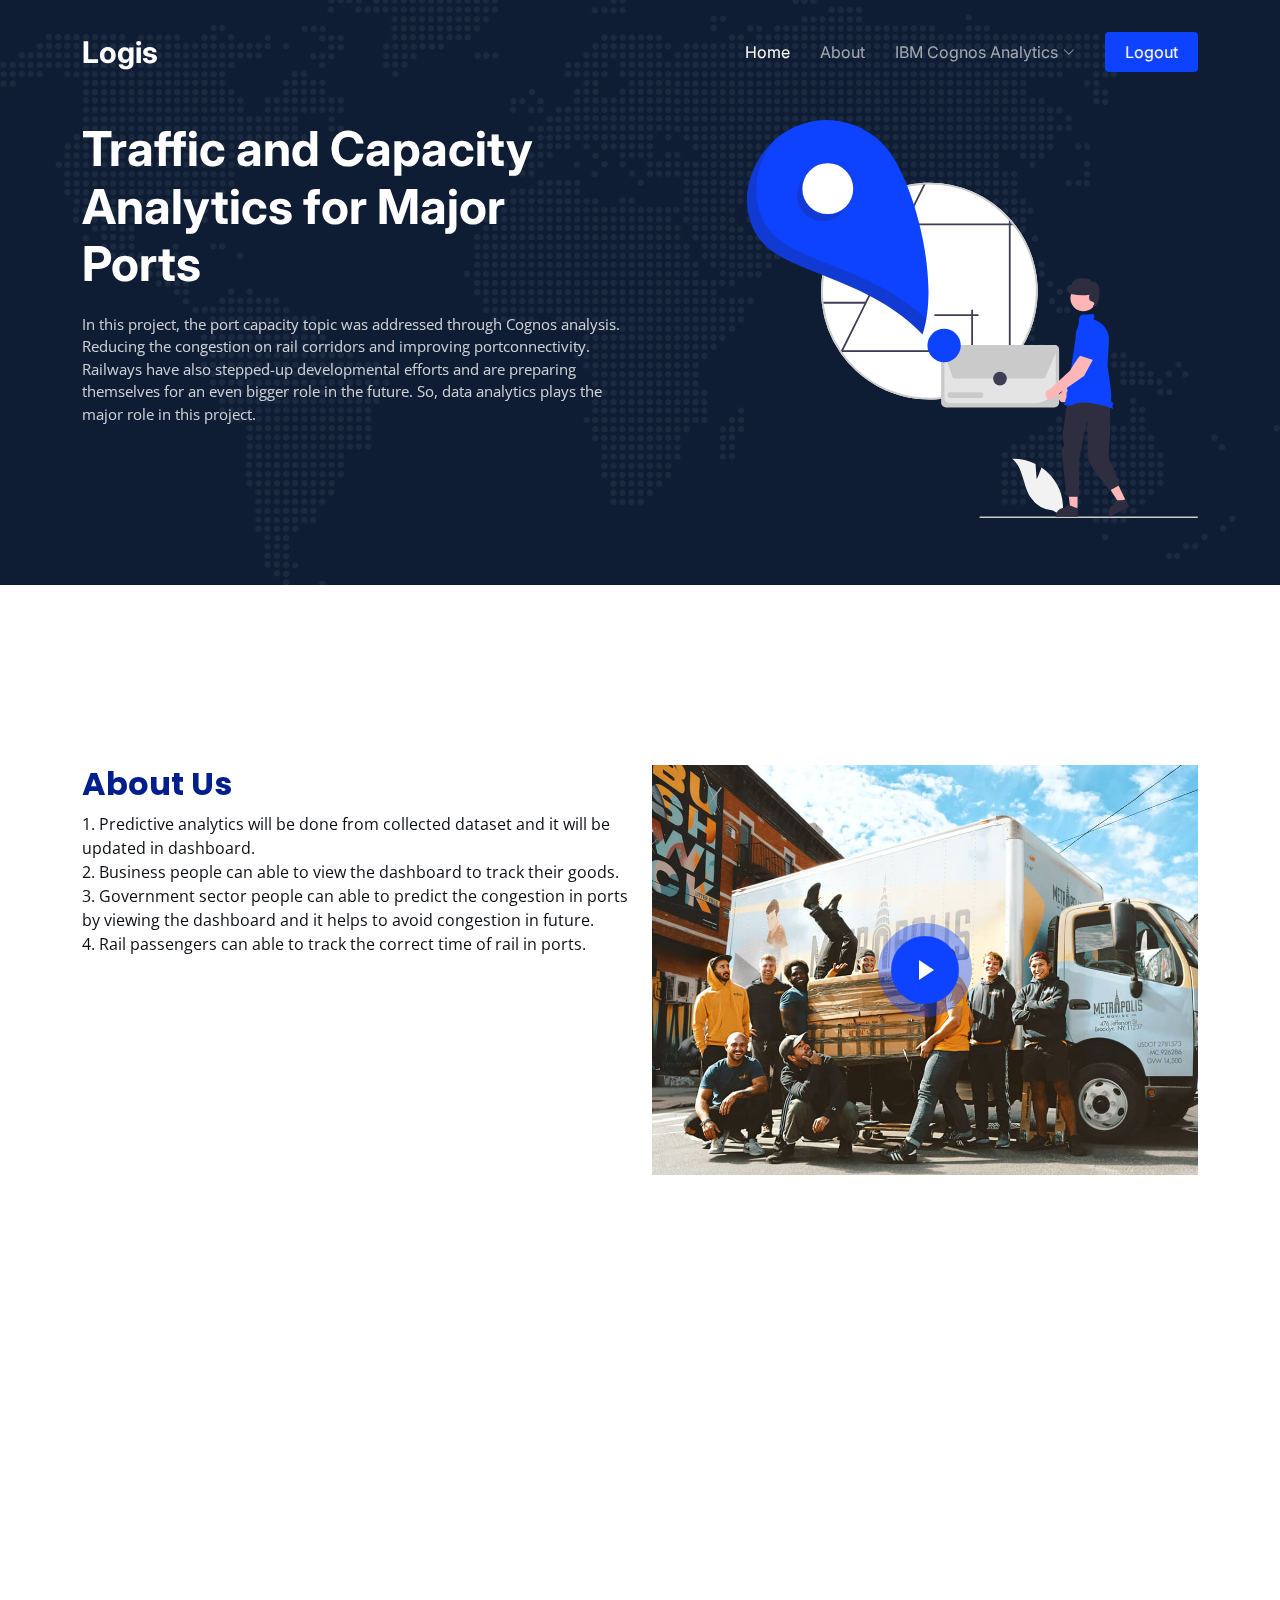
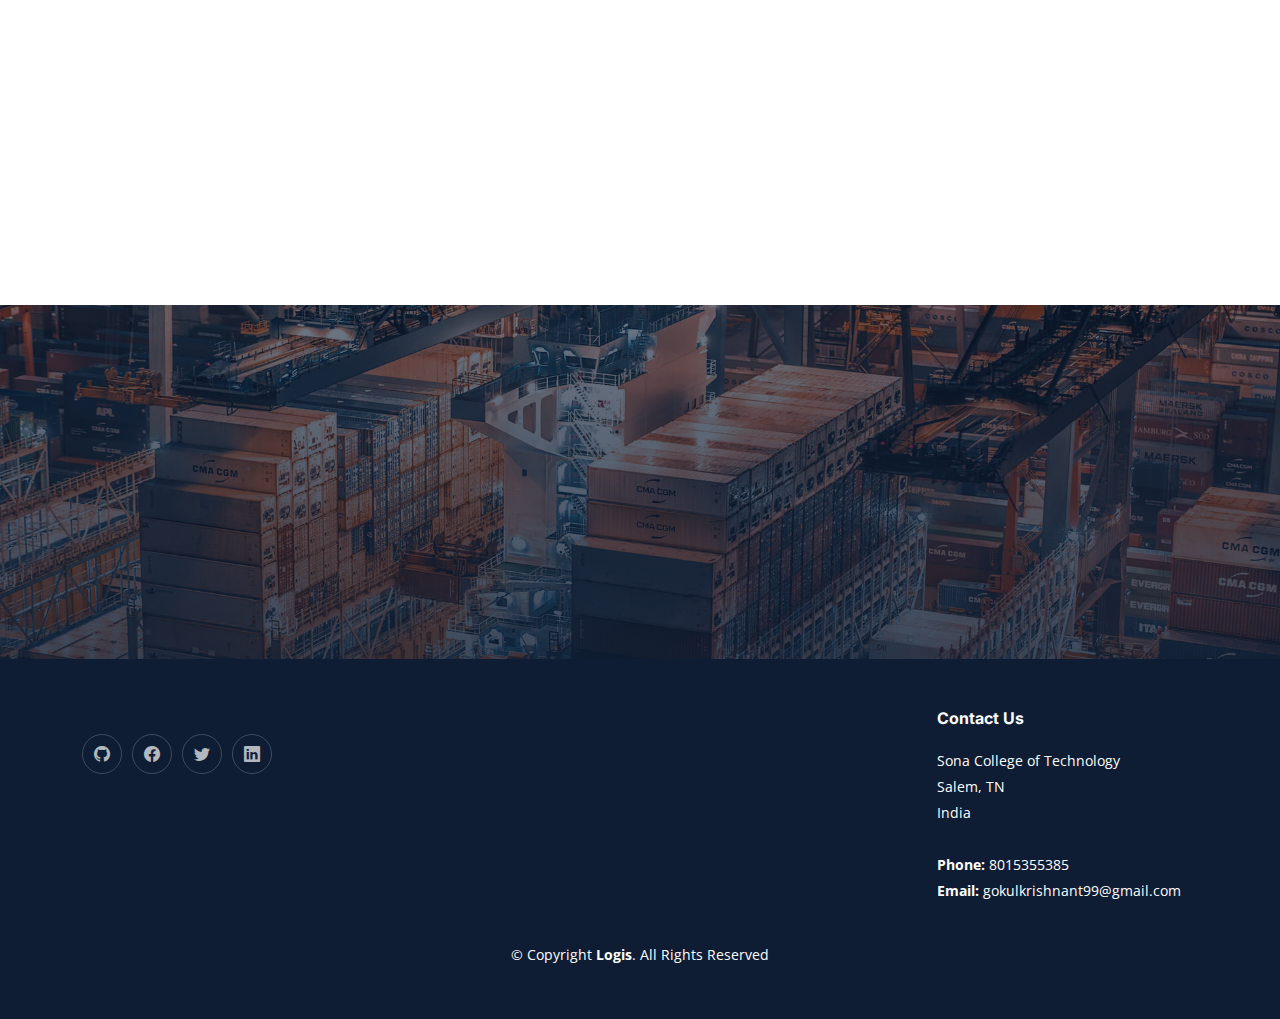
<file: Final Deliverable/WEB APP CODE/index.html>
<!DOCTYPE html>
<html lang="en">

<head>
  <meta charset="utf-8">
  <meta content="width=device-width, initial-scale=1.0" name="viewport">

  <title>Port traffic analytics</title>
  <meta content="" name="description">
  <meta content="" name="keywords">

  <!-- Favicons -->
  <link href="assets/img/favicon.png" rel="icon">
  <link href="assets/img/apple-touch-icon.png" rel="apple-touch-icon">

  <!-- Google Fonts -->
  <link rel="preconnect" href="https://fonts.googleapis.com">
  <link rel="preconnect" href="https://fonts.gstatic.com" crossorigin>
  <link href="https://fonts.googleapis.com/css2?family=Open+Sans:ital,wght@0,300;0,400;0,500;0,600;0,700;1,300;1,400;1,600;1,700&family=Poppins:ital,wght@0,300;0,400;0,500;0,600;0,700;1,300;1,400;1,500;1,600;1,700&family=Inter:ital,wght@0,300;0,400;0,500;0,600;0,700;1,300;1,400;1,500;1,600;1,700&display=swap" rel="stylesheet">

  <!-- Vendor CSS Files -->
  <link href="assets/vendor/bootstrap/css/bootstrap.min.css" rel="stylesheet">
  <link href="assets/vendor/bootstrap-icons/bootstrap-icons.css" rel="stylesheet">
  <link href="assets/vendor/fontawesome-free/css/all.min.css" rel="stylesheet">
  <link href="assets/vendor/glightbox/css/glightbox.min.css" rel="stylesheet">
  <link href="assets/vendor/swiper/swiper-bundle.min.css" rel="stylesheet">
  <link href="assets/vendor/aos/aos.css" rel="stylesheet">

  <!-- Template Main CSS File -->
  <link href="assets/css/main.css" rel="stylesheet">

  <!-- =======================================================
  * Template Name: Logis - v1.2.1
  * Template URL: https://bootstrapmade.com/logis-bootstrap-logistics-website-template/
  * Author: BootstrapMade.com
  * License: https://bootstrapmade.com/license/
  ======================================================== -->
</head>

<body>

  <!-- ======= Header ======= -->
  <header id="header" class="header d-flex align-items-center fixed-top">
    <div class="container-fluid container-xl d-flex align-items-center justify-content-between">

      <a href="index.html" class="logo d-flex align-items-center">
        <!-- Uncomment the line below if you also wish to use an image logo -->
        <!-- <img src="assets/img/logo.png" alt=""> -->
        <h1>Logis</h1>
      </a>

      <i class="mobile-nav-toggle mobile-nav-show bi bi-list"></i>
      <i class="mobile-nav-toggle mobile-nav-hide d-none bi bi-x"></i>
      <nav id="navbar" class="navbar">
        <ul>
          <li><a href="index.html" class="active">Home</a></li>
          <li><a href="about.html">About</a></li>
          <li class="dropdown"><a href="#"><span>IBM Cognos Analytics</span> <i class="bi bi-chevron-down dropdown-indicator"></i></a>
            <ul>
              <li><a href="dashboards.html">Dashboards</a></li>
              
              <li><a href="story.html">Story</a></li>
              <li><a href="report.html">Report</a></li>
            </ul>
          </li>
          <li><a class="get-a-quote" href="login/logout.php">Logout</a></li>
        </ul>
      </nav><!-- .navbar -->

    </div>
  </header><!-- End Header -->
  <!-- End Header -->

  <!-- ======= Hero Section ======= -->
  <section id="hero" class="hero d-flex align-items-center">
    <div class="container">
      <div class="row gy-4 d-flex justify-content-between">
        <div class="col-lg-6 order-2 order-lg-1 d-flex flex-column justify-content-center">
          <h2 data-aos="fade-up">Traffic and Capacity Analytics for Major Ports</h2>
          <p data-aos="fade-up" data-aos-delay="100">In this project, the port capacity topic was addressed through Cognos analysis.
Reducing the congestion on rail corridors and improving portconnectivity.
Railways have also stepped-up developmental efforts and are preparing
themselves for an even bigger role in the future. So, data analytics plays the
major role in this project.</p>



          <div class="row gy-4" data-aos="fade-up" data-aos-delay="400">

            <div class="col-lg-3 col-6">
              <div class="stats-item text-center w-100 h-100">

              </div>
            </div><!-- End Stats Item -->

            <div class="col-lg-3 col-6">
              <div class="stats-item text-center w-100 h-100">

              </div>
            </div><!-- End Stats Item -->

            <div class="col-lg-3 col-6">
              <div class="stats-item text-center w-100 h-100">
                
              </div>
            </div><!-- End Stats Item -->

            <div class="col-lg-3 col-6">
              <div class="stats-item text-center w-100 h-100">
                
              </div>
            </div><!-- End Stats Item -->

          </div>
        </div>

        <div class="col-lg-5 order-1 order-lg-2 hero-img" data-aos="zoom-out">
          <img src="assets/img/hero-img.svg" class="img-fluid mb-3 mb-lg-0" alt="">
        </div>

      </div>
    </div>
  </section><!-- End Hero Section -->

  <main id="main">

    <!-- ======= Featured Services Section ======= -->
    <section id="featured-services" class="featured-services">
      <div class="container">

        <div class="row gy-4">

          <div class="col-lg-4 col-md-6 service-item d-flex" data-aos="fade-up">
            <div>
            </div>
          </div>
          <!-- End Service Item -->

          <div class="col-lg-4 col-md-6 service-item d-flex" data-aos="fade-up" data-aos-delay="100">
            <div>
              
            </div>
          </div><!-- End Service Item -->

          <div class="col-lg-4 col-md-6 service-item d-flex" data-aos="fade-up" data-aos-delay="200">
            <div>

            </div>
          </div><!-- End Service Item -->

        </div>

      </div>
    </section><!-- End Featured Services Section -->

    <!-- ======= About Us Section ======= -->
    <section id="about" class="about pt-0">
      <div class="container" data-aos="fade-up">

        <div class="row gy-4">
          <div class="col-lg-6 position-relative align-self-start order-lg-last order-first">
            <img src="assets/img/about.jpg" class="img-fluid" alt="">
            <a href="https://www.youtube.com/watch?v=LXb3EKWsInQ" class="glightbox play-btn"></a>
          </div>
          <div class="col-lg-6 content order-last  order-lg-first">
            <h3>About Us</h3>
            <p>
1. Predictive analytics will be done from collected dataset and it will be updated in dashboard.
<br>

2. Business people can able to view the dashboard to track their goods.
<br>

3. Government sector people can able to predict the congestion in ports by viewing the dashboard and it helps to avoid congestion in
future.<br>
4. Rail passengers can able to track the correct time of rail in ports.
            </p>
            <ul>
              <li data-aos="fade-up" data-aos-delay="100">
                <i class="bi bi-diagram-3"></i>
                <div>
                  <h5>Port Data set from IBM DB2 to IBM Cognos Analytics</h5>
                  <p>Data Collection</p>
                </div>
              </li>
              <li data-aos="fade-up" data-aos-delay="200">
                <i class="bi bi-fullscreen-exit"></i>
                <div>
                  <h5>Data Preprocessing</h5>
                  <p>Data Cleaning, Data preprocessing</p>
                </div>
              </li>
              <li data-aos="fade-up" data-aos-delay="300">
                <i class="bi bi-broadcast"></i>
                <div>
                  <h5>Predictive Analytics</h5>
                  <p>Creation of Dashboards, Story, Report... to analyse the traffic</p>
                </div>
              </li>
            </ul>
          </div>
        </div>

      </div>
    </section><!-- End About Us Section -->

    <!-- ======= Services Section ======= -->
    <section id="service" class="services pt-0">
      <div class="container" data-aos="fade-up">

        <div class="section-header">
          <span>Our Services</span>
          <h2>Our Services</h2>

        </div>

        <div class="row gy-4">

          <div class="col-lg-4 col-md-6" data-aos="fade-up" data-aos-delay="100">
            <div class="card">
              <div class="card-img">
                <img src="assets/img/storage-service.jpg" alt="" class="img-fluid">
              </div>
              <h3><a href="dashboards.html" class="stretched-link">Dashboards</a></h3>
              <p></p>
            </div>
          </div><!-- End Card Item -->

          <div class="col-lg-4 col-md-6" data-aos="fade-up" data-aos-delay="200">
            <div class="card">
              <div class="card-img">
                <img src="assets/img/logistics-service.jpg" alt="" class="img-fluid">
              </div>
              <h3><a href="story.html" class="stretched-link">Stories</a></h3>
              <p></p>
            </div>
          </div><!-- End Card Item -->

          <div class="col-lg-4 col-md-6" data-aos="fade-up" data-aos-delay="300">
            <div class="card">
              <div class="card-img">
                <img src="assets/img/cargo-service.jpg" alt="" class="img-fluid">
              </div>
              <h3><a href="report.html" class="stretched-link">Report</a></h3>
              <p></p>
            </div>
          </div><!-- End Card Item -->






        </div>

      </div>
    </section><!-- End Services Section -->

    <!-- ======= Call To Action Section ======= -->
    <section id="call-to-action" class="call-to-action">
      <div class="container" data-aos="zoom-out">

        <div class="row justify-content-center">
          <div class="col-lg-8 text-center">
            <h3>Github</h3>

            <p> <strong>Team Id:  </strong>PNT2022TMID18318<br>

            </p>
            <a class="cta-btn" href="https://github.com/IBM-EPBL/IBM-Project-26327-1660025127">Project files</a>
          </div>
        </div>

      </div>
    </section><!-- End Call To Action Section -->






    <!-- ======= Frequently Asked Questions Section ======= -->
    

  </main><!-- End #main -->

  <!-- ======= Footer ======= -->
  <footer id="footer" class="footer">

    <div class="container">
      <div class="row gy-4">
        <div class="col-lg-5 col-md-12 footer-info">
          <a href="index.html" class="logo d-flex align-items-center">
            <span></span>
          </a>
          <p></p>
          <div class="social-links d-flex mt-4">
            <a href="#" class="twitter"><i class="bi bi-github"></i></a>
            <a href="#" class="facebook"><i class="bi bi-facebook"></i></a>
            <a href="#" class="instagram"><i class="bi bi-twitter"></i></a>
            <a href="#" class="linkedin"><i class="bi bi-linkedin"></i></a>
          </div>
        </div>

        <div class="col-lg-2 col-6 footer-links">

        </div>

        <div class="col-lg-2 col-6 footer-links">

        </div>

        <div class="col-lg-3 col-md-12 footer-contact text-center text-md-start">
          <h4>Contact Us</h4>
          <p>
            Sona College of Technology<br>
            Salem, TN<br>
            India <br><br>
            <strong>Phone:</strong> 8015355385<br>
            <strong>Email:</strong> gokulkrishnant99@gmail.com<br>
          </p>

        </div>

      </div>
    </div>

    <div class="container mt-4">
      <div class="copyright">
        &copy; Copyright <strong><span>Logis</span></strong>. All Rights Reserved
      </div>
      <div class="credits">
        <!-- All the links in the footer should remain intact. -->
        <!-- You can delete the links only if you purchased the pro version. -->
        <!-- Licensing information: https://bootstrapmade.com/license/ -->
        <!-- Purchase the pro version with working PHP/AJAX contact form: https://bootstrapmade.com/logis-bootstrap-logistics-website-template/ -->
      </div>
    </div>

  </footer><!-- End Footer -->
  <!-- End Footer -->

  <a href="#" class="scroll-top d-flex align-items-center justify-content-center"><i class="bi bi-arrow-up-short"></i></a>

  <div id="preloader"></div>

  <!-- Vendor JS Files -->
  <script src="assets/vendor/bootstrap/js/bootstrap.bundle.min.js"></script>
  <script src="assets/vendor/purecounter/purecounter_vanilla.js"></script>
  <script src="assets/vendor/glightbox/js/glightbox.min.js"></script>
  <script src="assets/vendor/swiper/swiper-bundle.min.js"></script>
  <script src="assets/vendor/aos/aos.js"></script>
  <script src="assets/vendor/php-email-form/validate.js"></script>

  <!-- Template Main JS File -->
  <script src="assets/js/main.js"></script>

</body>

</html>
</file>
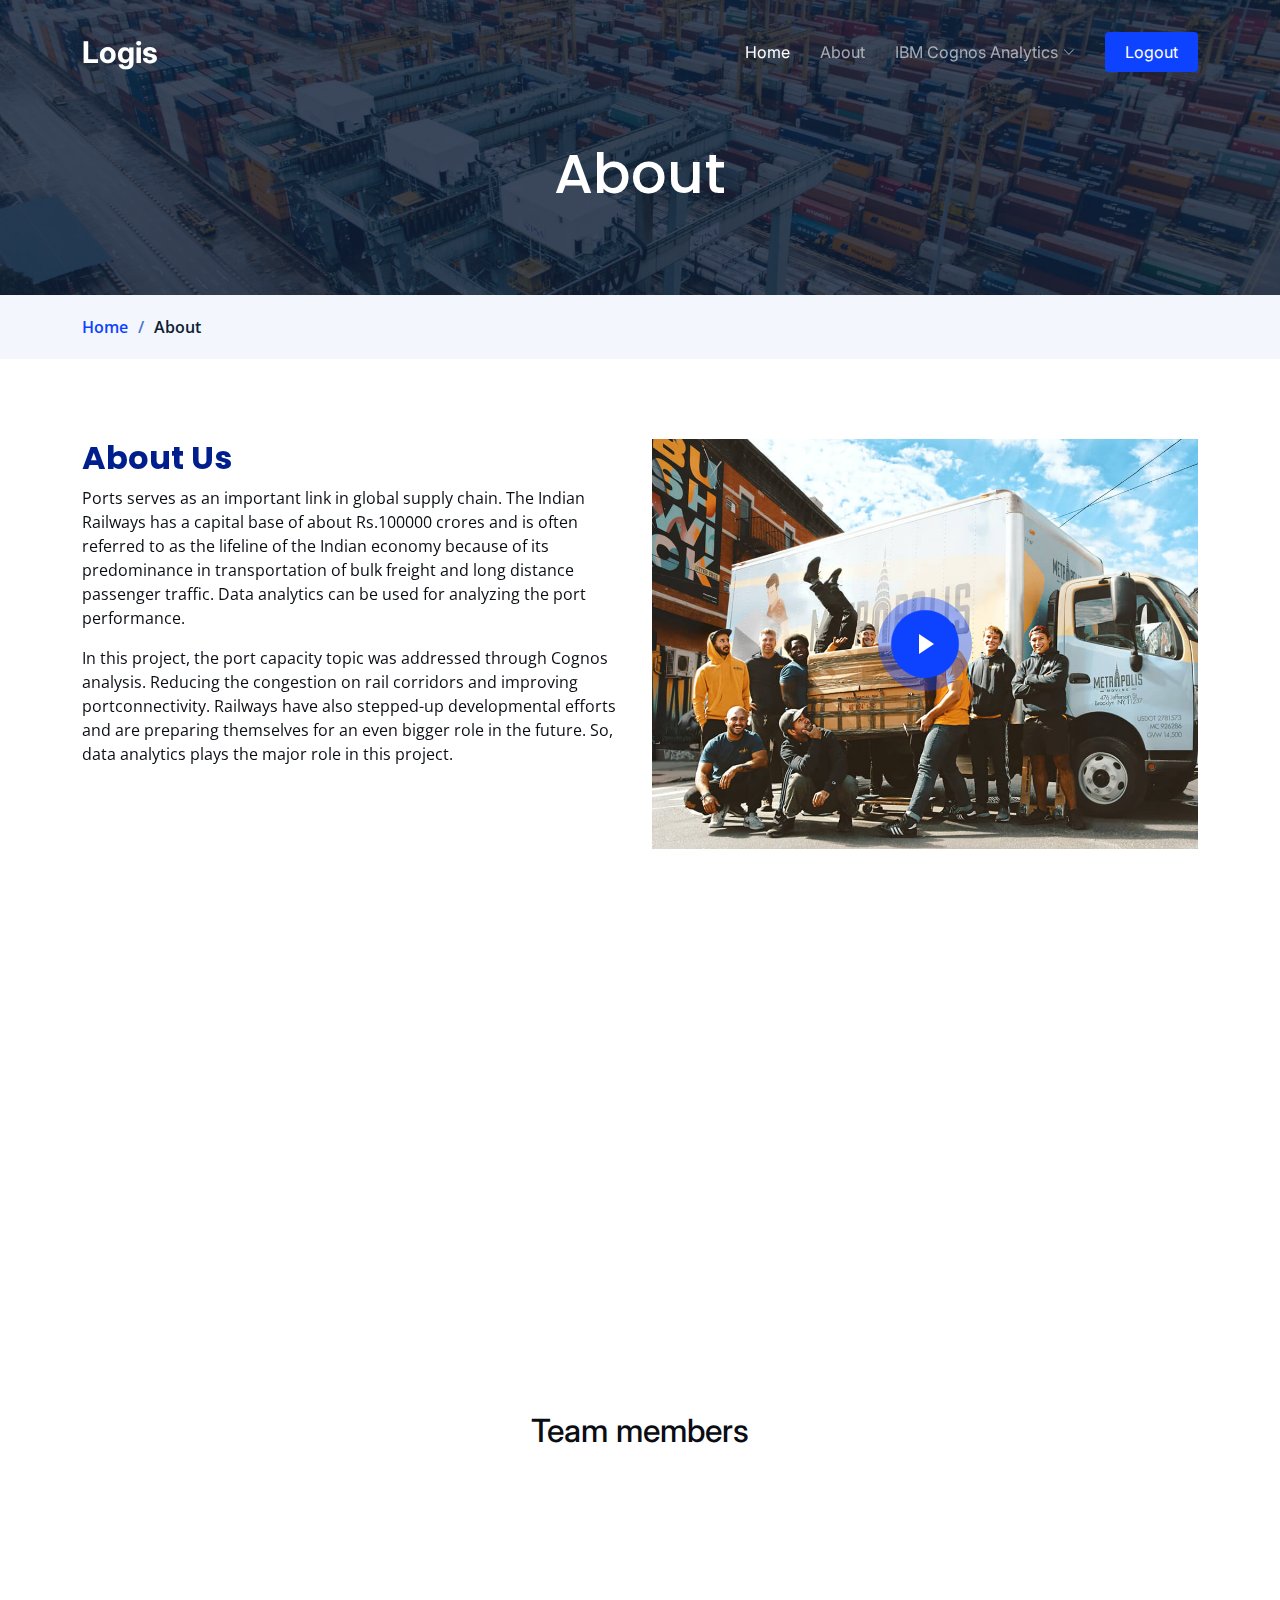
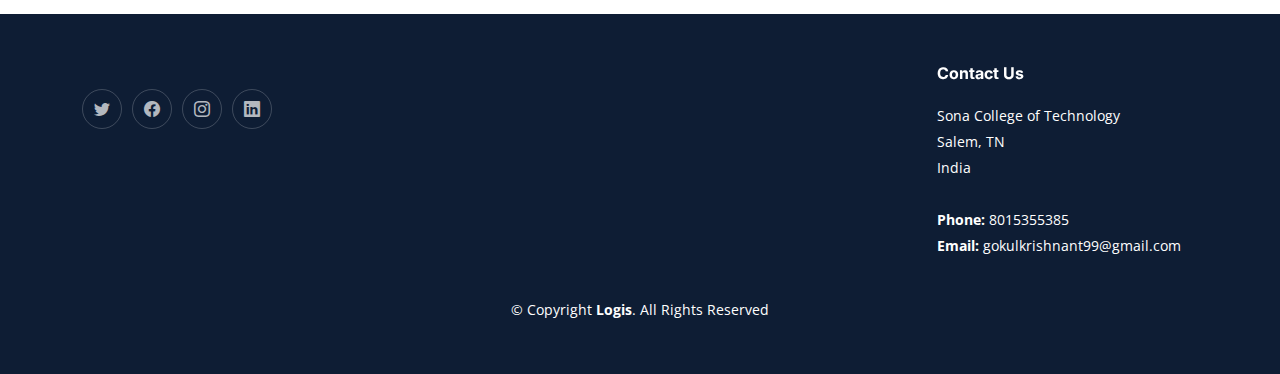
<file: Final Deliverable/WEB APP CODE/about.html>
<!DOCTYPE html>
<html lang="en">

<head>
  <meta charset="utf-8">
  <meta content="width=device-width, initial-scale=1.0" name="viewport">

  <title>Logis Bootstrap Template - About</title>
  <meta content="" name="description">
  <meta content="" name="keywords">

  <!-- Favicons -->
  <link href="assets/img/favicon.png" rel="icon">
  <link href="assets/img/apple-touch-icon.png" rel="apple-touch-icon">

  <!-- Google Fonts -->
  <link rel="preconnect" href="https://fonts.googleapis.com">
  <link rel="preconnect" href="https://fonts.gstatic.com" crossorigin>
  <link href="https://fonts.googleapis.com/css2?family=Open+Sans:ital,wght@0,300;0,400;0,500;0,600;0,700;1,300;1,400;1,600;1,700&family=Poppins:ital,wght@0,300;0,400;0,500;0,600;0,700;1,300;1,400;1,500;1,600;1,700&family=Inter:ital,wght@0,300;0,400;0,500;0,600;0,700;1,300;1,400;1,500;1,600;1,700&display=swap" rel="stylesheet">

  <!-- Vendor CSS Files -->
  <link href="assets/vendor/bootstrap/css/bootstrap.min.css" rel="stylesheet">
  <link href="assets/vendor/bootstrap-icons/bootstrap-icons.css" rel="stylesheet">
  <link href="assets/vendor/fontawesome-free/css/all.min.css" rel="stylesheet">
  <link href="assets/vendor/glightbox/css/glightbox.min.css" rel="stylesheet">
  <link href="assets/vendor/swiper/swiper-bundle.min.css" rel="stylesheet">
  <link href="assets/vendor/aos/aos.css" rel="stylesheet">

  <!-- Template Main CSS File -->
  <link href="assets/css/main.css" rel="stylesheet">

  <!-- =======================================================
  * Template Name: Logis - v1.2.1
  * Template URL: https://bootstrapmade.com/logis-bootstrap-logistics-website-template/
  * Author: BootstrapMade.com
  * License: https://bootstrapmade.com/license/
  ======================================================== -->
</head>

<body>

  <!-- ======= Header ======= -->
  <header id="header" class="header d-flex align-items-center fixed-top">
    <div class="container-fluid container-xl d-flex align-items-center justify-content-between">

      <a href="index.html" class="logo d-flex align-items-center">
        <!-- Uncomment the line below if you also wish to use an image logo -->
        <!-- <img src="assets/img/logo.png" alt=""> -->
        <h1>Logis</h1>
      </a>

      <i class="mobile-nav-toggle mobile-nav-show bi bi-list"></i>
      <i class="mobile-nav-toggle mobile-nav-hide d-none bi bi-x"></i>
      <nav id="navbar" class="navbar">
         <ul>
          <li><a href="index.html" class="active">Home</a></li>
          <li><a href="about.html">About</a></li>
          <li class="dropdown"><a href="#"><span>IBM Cognos Analytics</span> <i class="bi bi-chevron-down dropdown-indicator"></i></a>
            <ul>
              <li><a href="dashboards.html">Dashboards</a></li>
              
              <li><a href="story.html">Story</a></li>
              <li><a href="report.html">Report</a></li>
            </ul>
          </li>
          <li><a class="get-a-quote" href="login/logout.php">Logout</a></li>
        </ul>      </nav><!-- .navbar -->

    </div>
  </header><!-- End Header -->
  <!-- End Header -->

  <main id="main">

    <!-- ======= Breadcrumbs ======= -->
    <div class="breadcrumbs">
      <div class="page-header d-flex align-items-center" style="background-image: url('assets/img/page-header.jpg');">
        <div class="container position-relative">
          <div class="row d-flex justify-content-center">
            <div class="col-lg-6 text-center">
              <h2>About</h2>
            </div>
          </div>
        </div>
      </div>
      <nav>
        <div class="container">
          <ol>
            <li><a href="index.html">Home</a></li>
            <li>About</li>
          </ol>
        </div>
      </nav>
    </div><!-- End Breadcrumbs -->

    <!-- ======= About Us Section ======= -->
    <section id="about" class="about">
      <div class="container" data-aos="fade-up">

        <div class="row gy-4">
          <div class="col-lg-6 position-relative align-self-start order-lg-last order-first">
            <img src="assets/img/about.jpg" class="img-fluid" alt="">
            <a href="https://www.youtube.com/watch?v=LXb3EKWsInQ" class="glightbox play-btn"></a>
          </div>
          <div class="col-lg-6 content order-last  order-lg-first">
            <h3>About Us</h3>
            <p>
              Ports serves as an important link in global supply chain. The Indian
Railways has a capital base of about Rs.100000 crores and is often referred
to as the lifeline of the Indian economy because of its predominance in
transportation of bulk freight and long distance passenger traffic. Data
analytics can be used for analyzing the port performance.
            </p>
            <p>
              In this project, the port capacity topic was addressed through Cognos analysis.
Reducing the congestion on rail corridors and improving portconnectivity.
Railways have also stepped-up developmental efforts and are preparing
themselves for an even bigger role in the future. So, data analytics plays the
major role in this project.</p>
            <ul>
              <li data-aos="fade-up" data-aos-delay="100">
                <i class="bi bi-diagram-3"></i>
                <div>
                  <h5>Port dataset</h5>
                  <p>Data Collection </p>
                </div>
              </li>
              <li data-aos="fade-up" data-aos-delay="200">
                <i class="bi bi-fullscreen-exit"></i>
                <div>
                  <h5>Preprocessing</h5>
                  <p>prepare the data set</p>
                </div>
              </li>
              <li data-aos="fade-up" data-aos-delay="300">
                <i class="bi bi-broadcast"></i>
                <div>
                  <h5>Dashboard Creation from IBM Cognos analytics</h5>
                  <p>View Dashboard, Stories, Report..</p>
                </div>
              </li>
            </ul>
          </div>
        </div>

      </div>
    </section><!-- End About Us Section -->

    <!-- ======= Stats Counter Section ======= -->
    <section id="stats-counter" class="stats-counter pt-0">
      <div class="container" data-aos="fade-up">

        <div class="row gy-4">

          <div class="col-lg-3 col-md-6">
            <div class="stats-item text-center w-100 h-100">
              <span data-purecounter-start="0" data-purecounter-end="4" data-purecounter-duration="1" class="purecounter"></span>
              <p>Team members</p>
            </div>
          </div><!-- End Stats Item -->

          <div class="col-lg-3 col-md-6">
            <div class="stats-item text-center w-100 h-100">
              <span data-purecounter-start="0" data-purecounter-end="13" data-purecounter-duration="1" class="purecounter"></span>
              <p>Weeks</p>
            </div>
          </div><!-- End Stats Item -->

          <div class="col-lg-3 col-md-6">
            <div class="stats-item text-center w-100 h-100">
              <span data-purecounter-start="0" data-purecounter-end="137" data-purecounter-duration="1" class="purecounter"></span>
              <p>Hours Of work </p>
            </div>
          </div><!-- End Stats Item -->

          <div class="col-lg-3 col-md-6">
            <div class="stats-item text-center w-100 h-100">
              <span data="Completed" data-purecounter-duration="1" class="purecounter"></span>
              <p>Status</p>
            </div>
          </div><!-- End Stats Item -->

        </div>

      </div>
    </section><!-- End Stats Counter Section -->

    <!-- Team member info-->
    <center>
      <h2> Team members</h2>
          </center>

                
                  


      <ul>
                      <li data-aos="fade-up" data-aos-delay="100">
<h4>Gokul Krishnan T</h4></li>
                      <li data-aos="fade-up" data-aos-delay="100">
<h4>Deepan Chandar R</h4></li>
                      <li data-aos="fade-up" data-aos-delay="100">
<h4>Bala</h4></li>
                      <li data-aos="fade-up" data-aos-delay="100">
<h4>Arla venkat Royal</h4></li>



      </ul>                
   



   
   

            </div>

          </div>
        </div>

      </div>
    </section><!-- End Frequently Asked Questions Section -->

  </main><!-- End #main -->

  <!-- ======= Footer ======= -->
  <footer id="footer" class="footer">

    <div class="container">
      <div class="row gy-4">
        <div class="col-lg-5 col-md-12 footer-info">
          <a href="index.html" class="logo d-flex align-items-center">
          </a>
          
          <div class="social-links d-flex mt-4">
            <a href="#" class="twitter"><i class="bi bi-twitter"></i></a>
            <a href="#" class="facebook"><i class="bi bi-facebook"></i></a>
            <a href="#" class="instagram"><i class="bi bi-instagram"></i></a>
            <a href="#" class="linkedin"><i class="bi bi-linkedin"></i></a>
          </div>
        </div>

        <div class="col-lg-2 col-6 footer-links">

        </div>

        <div class="col-lg-2 col-6 footer-links">
          
        </div>

        <div class="col-lg-3 col-md-12 footer-contact text-center text-md-start">
          <h4>Contact Us</h4>
          <p>
            Sona College of Technology <br>
            Salem, TN<br>
            India <br><br>
            <strong>Phone:</strong> 8015355385<br>
            <strong>Email:</strong> gokulkrishnant99@gmail.com<br>
          </p>

        </div>

      </div>
    </div>

    <div class="container mt-4">
      <div class="copyright">
        &copy; Copyright <strong><span>Logis</span></strong>. All Rights Reserved
      </div>
      <div class="credits">
        <!-- All the links in the footer should remain intact. -->
        <!-- You can delete the links only if you purchased the pro version. -->
        <!-- Licensing information: https://bootstrapmade.com/license/ -->
        <!-- Purchase the pro version with working PHP/AJAX contact form: https://bootstrapmade.com/logis-bootstrap-logistics-website-template/ -->
      </div>
    </div>

  </footer><!-- End Footer -->
  <!-- End Footer -->

  <a href="#" class="scroll-top d-flex align-items-center justify-content-center"><i class="bi bi-arrow-up-short"></i></a>

  <div id="preloader"></div>

  <!-- Vendor JS Files -->
  <script src="assets/vendor/bootstrap/js/bootstrap.bundle.min.js"></script>
  <script src="assets/vendor/purecounter/purecounter_vanilla.js"></script>
  <script src="assets/vendor/glightbox/js/glightbox.min.js"></script>
  <script src="assets/vendor/swiper/swiper-bundle.min.js"></script>
  <script src="assets/vendor/aos/aos.js"></script>
  <script src="assets/vendor/php-email-form/validate.js"></script>

  <!-- Template Main JS File -->
  <script src="assets/js/main.js"></script>

</body>

</html>
</file>
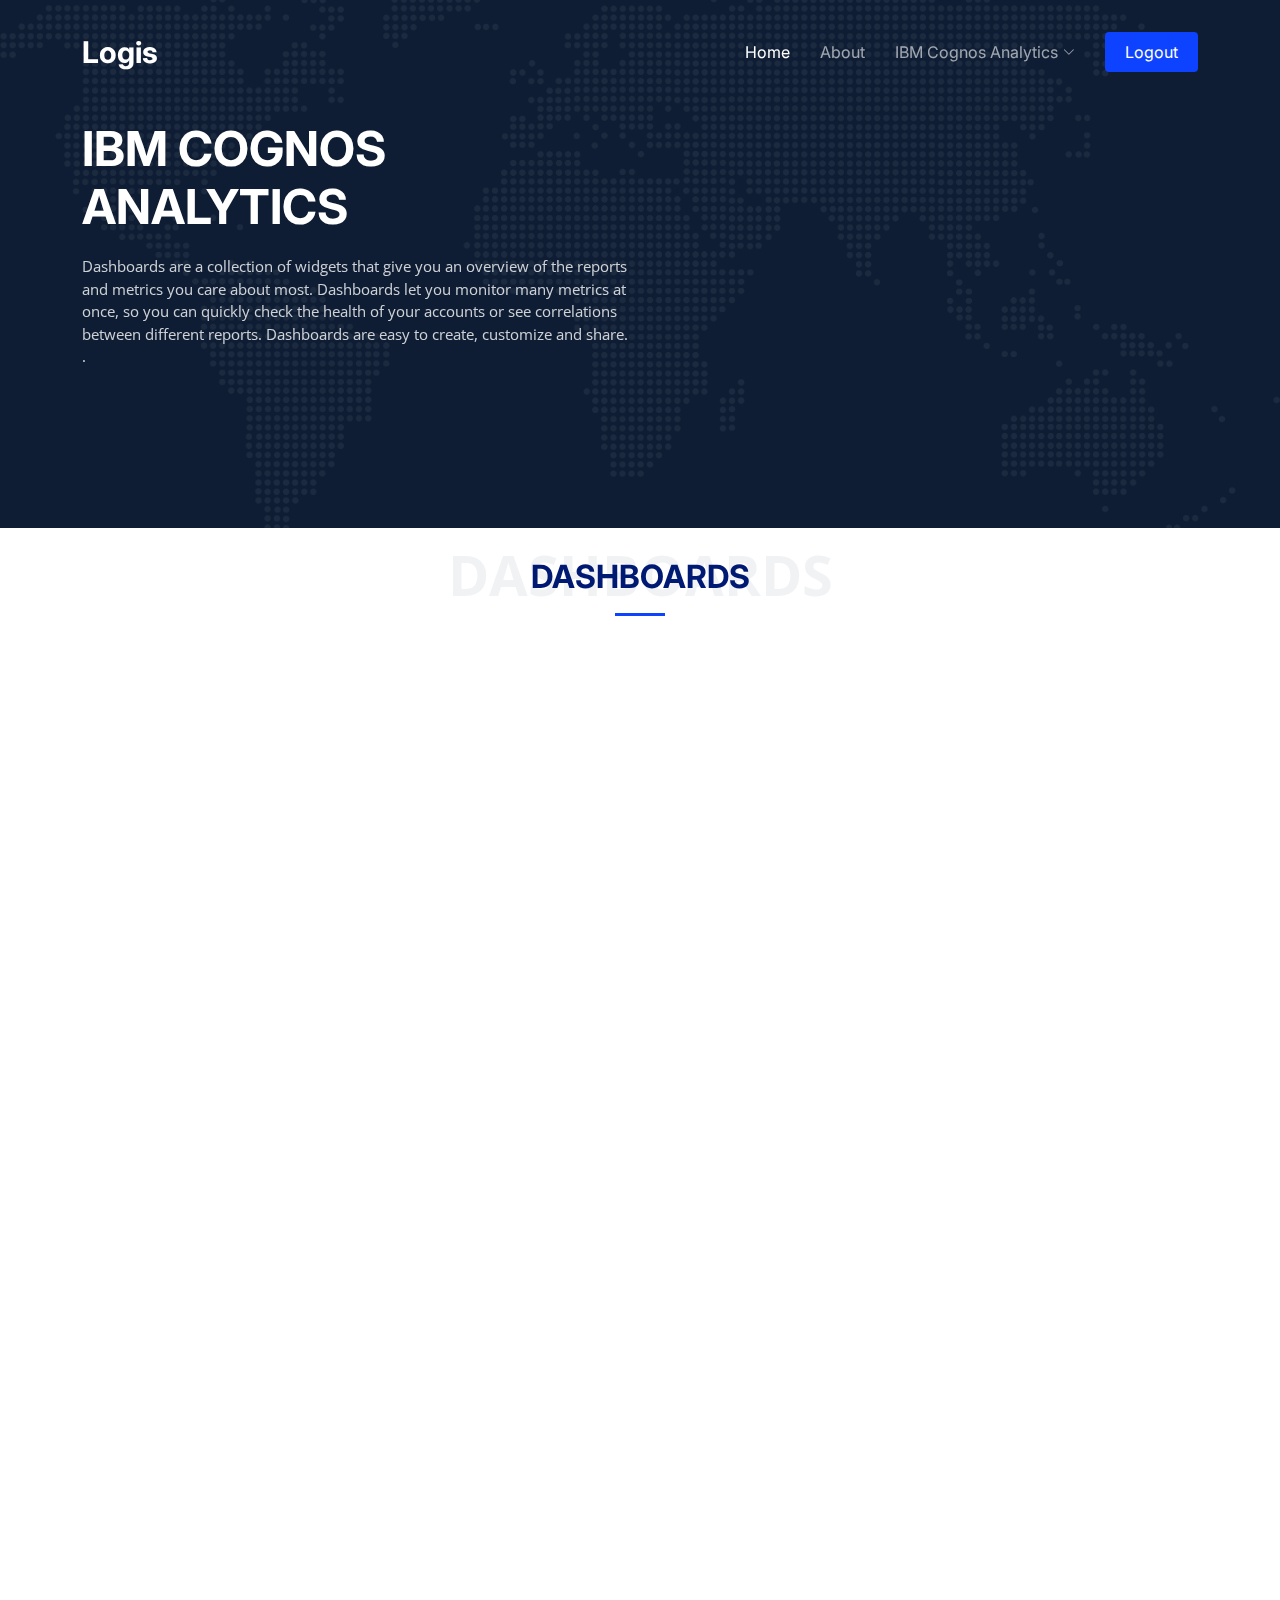
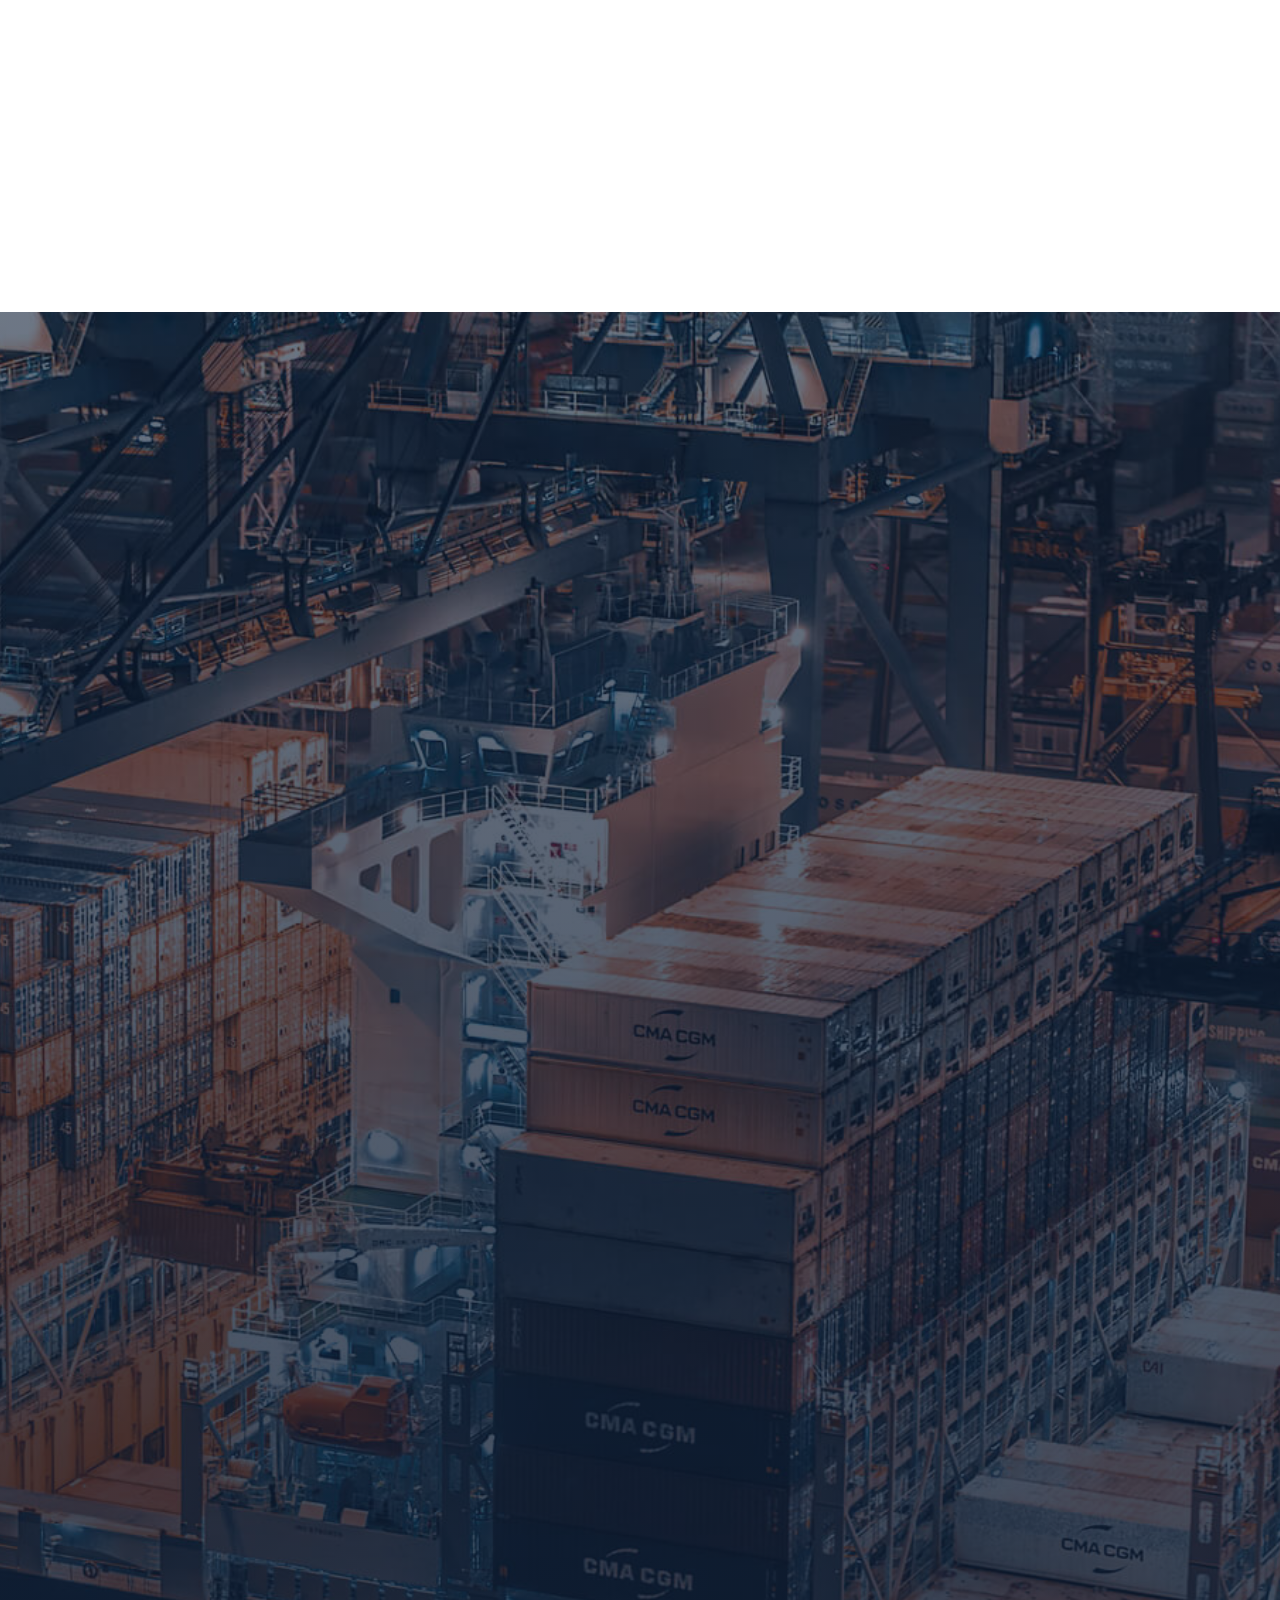
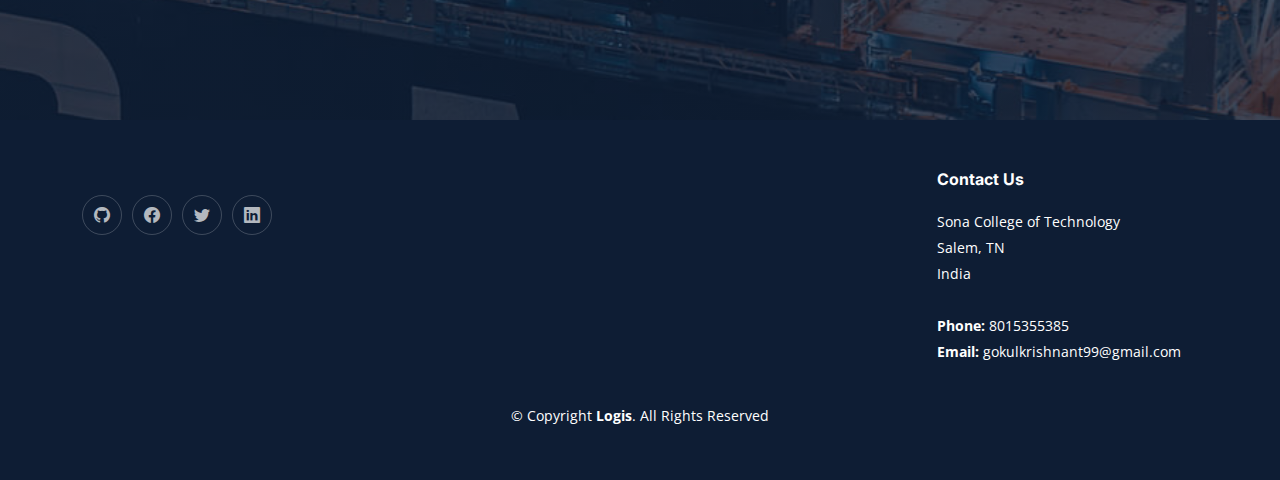
<file: Final Deliverable/WEB APP CODE/dashboards.html>
<!DOCTYPE html>
<html lang="en">

<head>
  <meta charset="utf-8">
  <meta content="width=device-width, initial-scale=1.0" name="viewport">

  <title>Dashboards</title>
  <meta content="" name="description">
  <meta content="" name="keywords">

  <!-- Favicons -->
  <link href="assets/img/favicon.png" rel="icon">
  <link href="assets/img/apple-touch-icon.png" rel="apple-touch-icon">

  <!-- Google Fonts -->
  <link rel="preconnect" href="https://fonts.googleapis.com">
  <link rel="preconnect" href="https://fonts.gstatic.com" crossorigin>
  <link href="https://fonts.googleapis.com/css2?family=Open+Sans:ital,wght@0,300;0,400;0,500;0,600;0,700;1,300;1,400;1,600;1,700&family=Poppins:ital,wght@0,300;0,400;0,500;0,600;0,700;1,300;1,400;1,500;1,600;1,700&family=Inter:ital,wght@0,300;0,400;0,500;0,600;0,700;1,300;1,400;1,500;1,600;1,700&display=swap" rel="stylesheet">

  <!-- Vendor CSS Files -->
  <link href="assets/vendor/bootstrap/css/bootstrap.min.css" rel="stylesheet">
  <link href="assets/vendor/bootstrap-icons/bootstrap-icons.css" rel="stylesheet">
  <link href="assets/vendor/fontawesome-free/css/all.min.css" rel="stylesheet">
  <link href="assets/vendor/glightbox/css/glightbox.min.css" rel="stylesheet">
  <link href="assets/vendor/swiper/swiper-bundle.min.css" rel="stylesheet">
  <link href="assets/vendor/aos/aos.css" rel="stylesheet">

  <!-- Template Main CSS File -->
  <link href="assets/css/main.css" rel="stylesheet">

  <!-- =======================================================
  * Template Name: Logis - v1.2.1
  * Template URL: https://bootstrapmade.com/logis-bootstrap-logistics-website-template/
  * Author: BootstrapMade.com
  * License: https://bootstrapmade.com/license/
  ======================================================== -->
</head>

<body>

  <!-- ======= Header ======= -->
  <header id="header" class="header d-flex align-items-center fixed-top">
    <div class="container-fluid container-xl d-flex align-items-center justify-content-between">

      <a href="index.html" class="logo d-flex align-items-center">
        <!-- Uncomment the line below if you also wish to use an image logo -->
        <!-- <img src="assets/img/logo.png" alt=""> -->
        <h1>Logis</h1>
      </a>

      <i class="mobile-nav-toggle mobile-nav-show bi bi-list"></i>
      <i class="mobile-nav-toggle mobile-nav-hide d-none bi bi-x"></i>
      <nav id="navbar" class="navbar">
        <ul>
          <li><a href="index.html" class="active">Home</a></li>
          <li><a href="about.html">About</a></li>
          <li class="dropdown"><a href="#"><span>IBM Cognos Analytics</span> <i class="bi bi-chevron-down dropdown-indicator"></i></a>
            <ul>
              <li><a href="dashboards.html">Dashboards</a></li>
              
              <li><a href="story.html">Story</a></li>
              <li><a href="report.html">Report</a></li>
            </ul>
          </li>
          <li><a class="get-a-quote" href="login/logout.php">Logout</a></li>
        </ul>
      </nav><!-- .navbar -->

    </div>
  </header><!-- End Header -->
  <!-- End Header -->

  <!-- ======= Hero Section ======= -->
  <section id="hero" class="hero d-flex align-items-center">
    <div class="container">
      <div class="row gy-4 d-flex justify-content-between">
        <div class="col-lg-6 order-2 order-lg-1 d-flex flex-column justify-content-center">
          <h2 data-aos="fade-up">IBM COGNOS ANALYTICS</h2>
          <p data-aos="fade-up" data-aos-delay="100">Dashboards are a collection of widgets that give you an overview of the reports and metrics you care about most. Dashboards let you monitor many metrics at once, so you can quickly check the health of your accounts or see correlations between different reports. Dashboards are easy to create, customize and share.
.</p>



          <div class="row gy-4" data-aos="fade-up" data-aos-delay="400">

            <div class="col-lg-3 col-6">
              <div class="stats-item text-center w-100 h-100">

              </div>
            </div><!-- End Stats Item -->

            <div class="col-lg-3 col-6">
              <div class="stats-item text-center w-100 h-100">

              </div>
            </div><!-- End Stats Item -->

            <div class="col-lg-3 col-6">
              <div class="stats-item text-center w-100 h-100">
                
              </div>
            </div><!-- End Stats Item -->

            <div class="col-lg-3 col-6">
              <div class="stats-item text-center w-100 h-100">
                
              </div>
            </div><!-- End Stats Item -->

          </div>
        </div>

        <div class="col-lg-5 order-1 order-lg-2 hero-img" data-aos="zoom-out">
        </div>

      </div>
    </div>
  </section><!-- End Hero Section -->

  <main id="main">

    
    
    <!-- ======= Services Section ======= -->
    <section id="service" class="services pt-0">
      <div class="container" data-aos="fade-up">

        <div class="section-header">
          <span>Dashboards</span>
          <h2>Dashboards</h2>

        </div>



    </section><!-- End Services Section -->
    <section>
    	<center><iframe src="https://us3.ca.analytics.ibm.com/bi/?perspective=dashboard&amp;pathRef=.my_folders%2FPort%2BTraffic%2BDashboard&amp;closeWindowOnLastView=true&amp;ui_appbar=false&amp;ui_navbar=false&amp;shareMode=embedded&amp;action=view&amp;mode=dashboard&amp;subView=model00000183db4f472b_00000000" width="1500" height="1000" frameborder="0" gesture="media" allow="encrypted-media" allowfullscreen=""></iframe>
</center>
    </section>


    <!-- ======= Call To Action Section ======= -->
    <section id="call-to-action" class="call-to-action">
      <div class="container" data-aos="zoom-out">

        <div class="row justify-content-center">
          <div class="col-lg-8 text-center">
            <h3>Map Dashboard</h3></div>
        </div>

      </div>
<section>
    	<center><iframe src="https://us3.ca.analytics.ibm.com/bi/?perspective=dashboard&amp;pathRef=.my_folders%2Fmap%2Bdashboard&amp;closeWindowOnLastView=true&amp;ui_appbar=false&amp;ui_navbar=false&amp;shareMode=embedded&amp;action=view&amp;mode=dashboard&amp;subView=model000001847ccd8360_00000000" width="1500" height="1000" frameborder="0" gesture="media" allow="encrypted-media" allowfullscreen=""></iframe>
    	</center>
</section>

              </section><!-- End Call To Action Section -->






    <!-- ======= Frequently Asked Questions Section ======= -->
    

  </main><!-- End #main -->

  <!-- ======= Footer ======= -->
  <footer id="footer" class="footer">

    <div class="container">
      <div class="row gy-4">
        <div class="col-lg-5 col-md-12 footer-info">
          <a href="index.html" class="logo d-flex align-items-center">
            <span></span>
          </a>
          <p></p>
          <div class="social-links d-flex mt-4">
            <a href="#" class="twitter"><i class="bi bi-github"></i></a>
            <a href="#" class="facebook"><i class="bi bi-facebook"></i></a>
            <a href="#" class="instagram"><i class="bi bi-twitter"></i></a>
            <a href="#" class="linkedin"><i class="bi bi-linkedin"></i></a>
          </div>
        </div>

        <div class="col-lg-2 col-6 footer-links">

        </div>

        <div class="col-lg-2 col-6 footer-links">

        </div>

        <div class="col-lg-3 col-md-12 footer-contact text-center text-md-start">
          <h4>Contact Us</h4>
          <p>
            Sona College of Technology<br>
            Salem, TN<br>
            India <br><br>
            <strong>Phone:</strong> 8015355385<br>
            <strong>Email:</strong> gokulkrishnant99@gmail.com<br>
          </p>

        </div>

      </div>
    </div>

    <div class="container mt-4">
      <div class="copyright">
        &copy; Copyright <strong><span>Logis</span></strong>. All Rights Reserved
      </div>
      <div class="credits">
        <!-- All the links in the footer should remain intact. -->
        <!-- You can delete the links only if you purchased the pro version. -->
        <!-- Licensing information: https://bootstrapmade.com/license/ -->
        <!-- Purchase the pro version with working PHP/AJAX contact form: https://bootstrapmade.com/logis-bootstrap-logistics-website-template/ -->
      </div>
    </div>

  </footer><!-- End Footer -->
  <!-- End Footer -->

  <a href="#" class="scroll-top d-flex align-items-center justify-content-center"><i class="bi bi-arrow-up-short"></i></a>

  <div id="preloader"></div>

  <!-- Vendor JS Files -->
  <script src="assets/vendor/bootstrap/js/bootstrap.bundle.min.js"></script>
  <script src="assets/vendor/purecounter/purecounter_vanilla.js"></script>
  <script src="assets/vendor/glightbox/js/glightbox.min.js"></script>
  <script src="assets/vendor/swiper/swiper-bundle.min.js"></script>
  <script src="assets/vendor/aos/aos.js"></script>
  <script src="assets/vendor/php-email-form/validate.js"></script>

  <!-- Template Main JS File -->
  <script src="assets/js/main.js"></script>

</body>

</html>
</file>
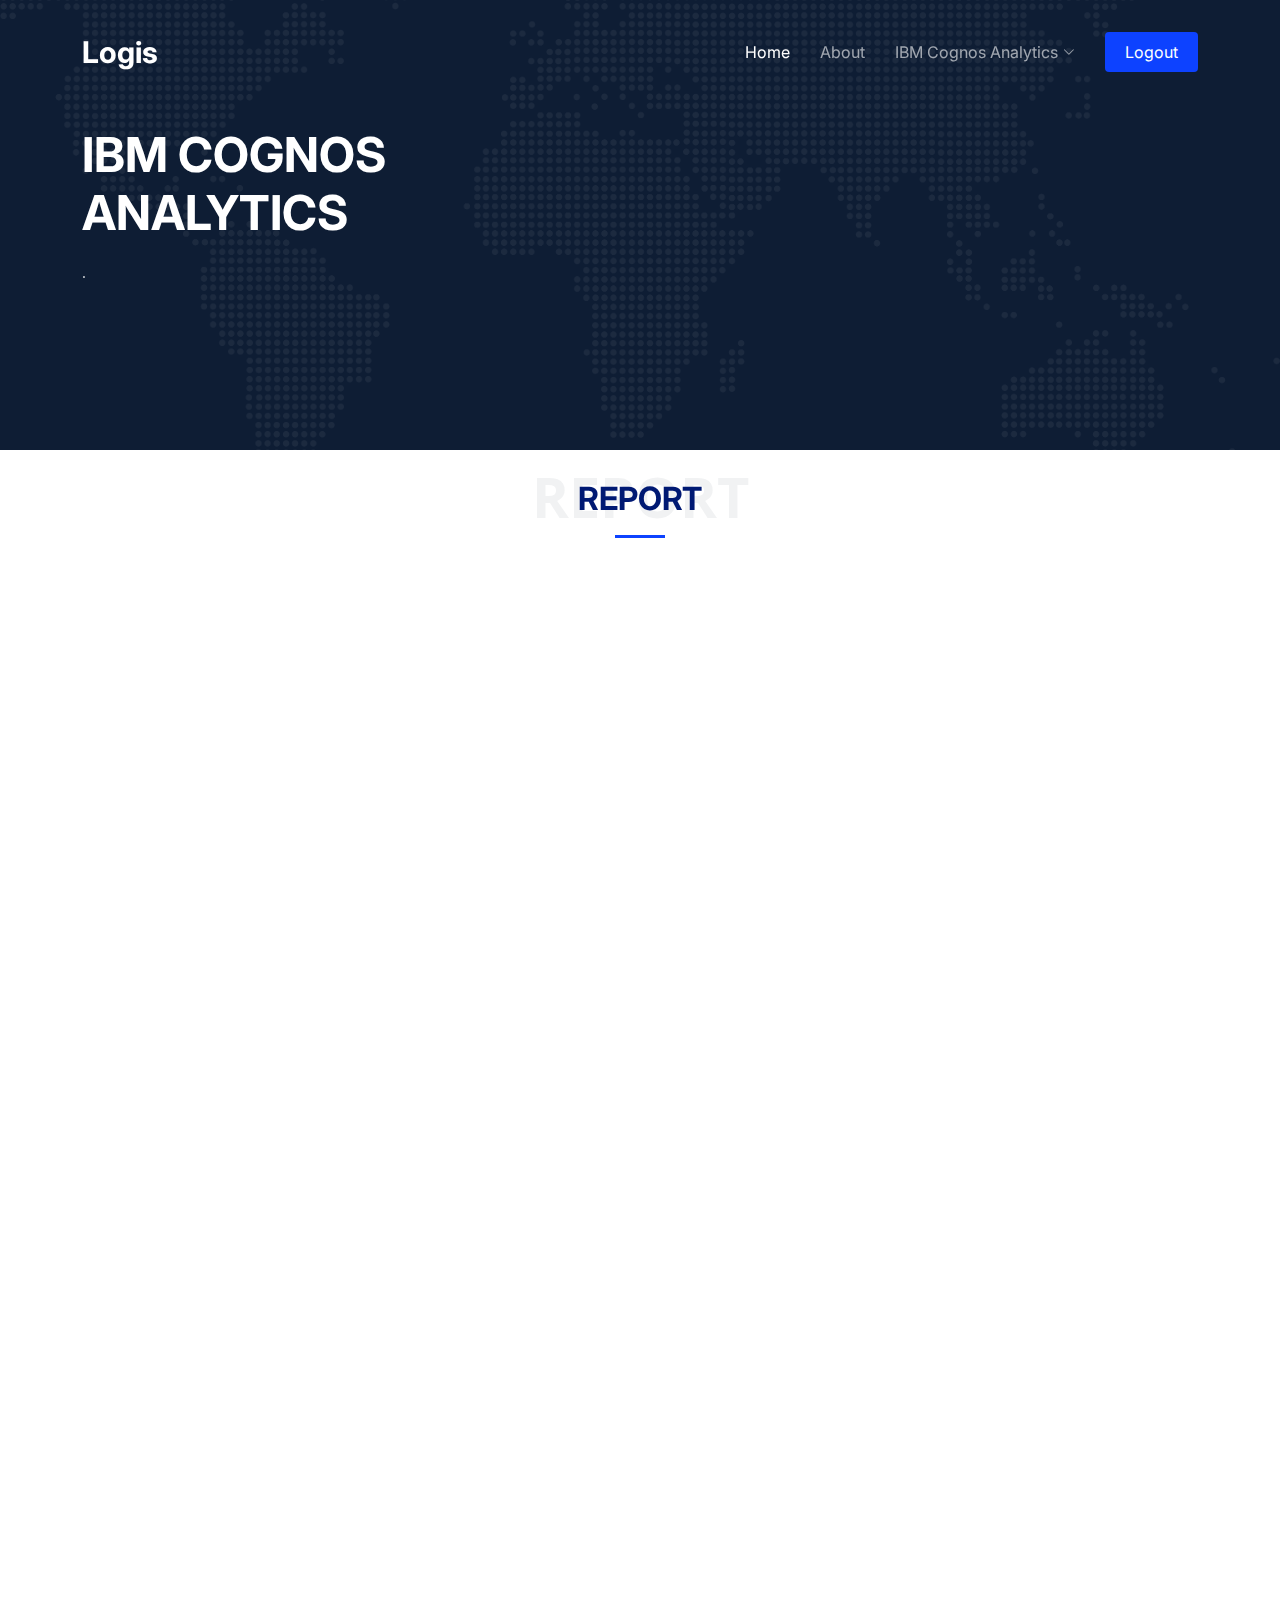
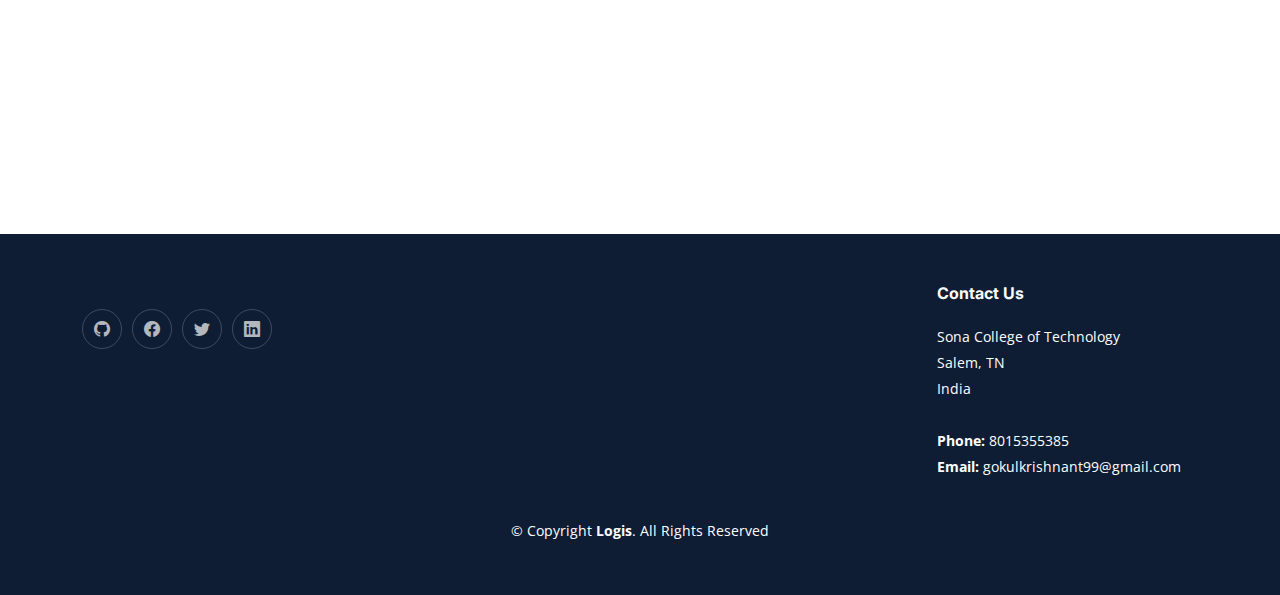
<file: Final Deliverable/WEB APP CODE/report.html>
<!DOCTYPE html>
<html lang="en">

<head>
  <meta charset="utf-8">
  <meta content="width=device-width, initial-scale=1.0" name="viewport">

  <title>Dashboards</title>
  <meta content="" name="description">
  <meta content="" name="keywords">

  <!-- Favicons -->
  <link href="assets/img/favicon.png" rel="icon">
  <link href="assets/img/apple-touch-icon.png" rel="apple-touch-icon">

  <!-- Google Fonts -->
  <link rel="preconnect" href="https://fonts.googleapis.com">
  <link rel="preconnect" href="https://fonts.gstatic.com" crossorigin>
  <link href="https://fonts.googleapis.com/css2?family=Open+Sans:ital,wght@0,300;0,400;0,500;0,600;0,700;1,300;1,400;1,600;1,700&family=Poppins:ital,wght@0,300;0,400;0,500;0,600;0,700;1,300;1,400;1,500;1,600;1,700&family=Inter:ital,wght@0,300;0,400;0,500;0,600;0,700;1,300;1,400;1,500;1,600;1,700&display=swap" rel="stylesheet">

  <!-- Vendor CSS Files -->
  <link href="assets/vendor/bootstrap/css/bootstrap.min.css" rel="stylesheet">
  <link href="assets/vendor/bootstrap-icons/bootstrap-icons.css" rel="stylesheet">
  <link href="assets/vendor/fontawesome-free/css/all.min.css" rel="stylesheet">
  <link href="assets/vendor/glightbox/css/glightbox.min.css" rel="stylesheet">
  <link href="assets/vendor/swiper/swiper-bundle.min.css" rel="stylesheet">
  <link href="assets/vendor/aos/aos.css" rel="stylesheet">

  <!-- Template Main CSS File -->
  <link href="assets/css/main.css" rel="stylesheet">

  <!-- =======================================================
  * Template Name: Logis - v1.2.1
  * Template URL: https://bootstrapmade.com/logis-bootstrap-logistics-website-template/
  * Author: BootstrapMade.com
  * License: https://bootstrapmade.com/license/
  ======================================================== -->
</head>

<body>

  <!-- ======= Header ======= -->
  <header id="header" class="header d-flex align-items-center fixed-top">
    <div class="container-fluid container-xl d-flex align-items-center justify-content-between">

      <a href="index.html" class="logo d-flex align-items-center">
        <!-- Uncomment the line below if you also wish to use an image logo -->
        <!-- <img src="assets/img/logo.png" alt=""> -->
        <h1>Logis</h1>
      </a>

      <i class="mobile-nav-toggle mobile-nav-show bi bi-list"></i>
      <i class="mobile-nav-toggle mobile-nav-hide d-none bi bi-x"></i>
      <nav id="navbar" class="navbar">
        <ul>
          <li><a href="index.html" class="active">Home</a></li>
          <li><a href="about.html">About</a></li>
          <li class="dropdown"><a href="#"><span>IBM Cognos Analytics</span> <i class="bi bi-chevron-down dropdown-indicator"></i></a>
            <ul>
              <li><a href="dashboards.html">Dashboards</a></li>
              
              <li><a href="story.html">Story</a></li>
              <li><a href="report.html">Report</a></li>
            </ul>
          </li>
          <li><a class="get-a-quote" href="login/logout.php">Logout</a></li>
        </ul>
      </nav><!-- .navbar -->

    </div>
  </header><!-- End Header -->
  <!-- End Header -->

  <!-- ======= Hero Section ======= -->
  <section id="hero" class="hero d-flex align-items-center">
    <div class="container">
      <div class="row gy-4 d-flex justify-content-between">
        <div class="col-lg-6 order-2 order-lg-1 d-flex flex-column justify-content-center">
          <h2 data-aos="fade-up">IBM COGNOS ANALYTICS</h2>
          <p data-aos="fade-up" data-aos-delay="100">
.</p>



          <div class="row gy-4" data-aos="fade-up" data-aos-delay="400">

            <div class="col-lg-3 col-6">
              <div class="stats-item text-center w-100 h-100">

              </div>
            </div><!-- End Stats Item -->

            <div class="col-lg-3 col-6">
              <div class="stats-item text-center w-100 h-100">

              </div>
            </div><!-- End Stats Item -->

            <div class="col-lg-3 col-6">
              <div class="stats-item text-center w-100 h-100">
                
              </div>
            </div><!-- End Stats Item -->

            <div class="col-lg-3 col-6">
              <div class="stats-item text-center w-100 h-100">
                
              </div>
            </div><!-- End Stats Item -->

          </div>
        </div>

        <div class="col-lg-5 order-1 order-lg-2 hero-img" data-aos="zoom-out">
        </div>

      </div>
    </div>
  </section><!-- End Hero Section -->

  <main id="main">

    
    
    <!-- ======= Services Section ======= -->
    <section id="service" class="services pt-0">
      <div class="container" data-aos="fade-up">

        <div class="section-header">
          <span>Report</span>
          <h2>Report</h2>

        </div>



    </section><!-- End Services Section -->
    <section>
    	<center><iframe src="https://us3.ca.analytics.ibm.com/bi/?pathRef=.my_folders%2Fport%2Bnew%2Bactive%2Breport&amp;closeWindowOnLastView=true&amp;ui_appbar=false&amp;ui_navbar=false&amp;shareMode=embedded&amp;action=run&amp;prompt=false" width="1500" height="1000" frameborder="0" gesture="media" allow="encrypted-media" allowfullscreen=""></iframe></center>
    </section>


    <!-- ======= Call To Action Section ======= -->


    <!-- ======= Frequently Asked Questions Section ======= -->
    

  </main><!-- End #main -->

  <!-- ======= Footer ======= -->
  <footer id="footer" class="footer">

    <div class="container">
      <div class="row gy-4">
        <div class="col-lg-5 col-md-12 footer-info">
          <a href="index.html" class="logo d-flex align-items-center">
            <span></span>
          </a>
          <p></p>
          <div class="social-links d-flex mt-4">
            <a href="#" class="twitter"><i class="bi bi-github"></i></a>
            <a href="#" class="facebook"><i class="bi bi-facebook"></i></a>
            <a href="#" class="instagram"><i class="bi bi-twitter"></i></a>
            <a href="#" class="linkedin"><i class="bi bi-linkedin"></i></a>
          </div>
        </div>

        <div class="col-lg-2 col-6 footer-links">

        </div>

        <div class="col-lg-2 col-6 footer-links">

        </div>

        <div class="col-lg-3 col-md-12 footer-contact text-center text-md-start">
          <h4>Contact Us</h4>
          <p>
            Sona College of Technology<br>
            Salem, TN<br>
            India <br><br>
            <strong>Phone:</strong> 8015355385<br>
            <strong>Email:</strong> gokulkrishnant99@gmail.com<br>
          </p>

        </div>

      </div>
    </div>

    <div class="container mt-4">
      <div class="copyright">
        &copy; Copyright <strong><span>Logis</span></strong>. All Rights Reserved
      </div>
      <div class="credits">
        <!-- All the links in the footer should remain intact. -->
        <!-- You can delete the links only if you purchased the pro version. -->
        <!-- Licensing information: https://bootstrapmade.com/license/ -->
        <!-- Purchase the pro version with working PHP/AJAX contact form: https://bootstrapmade.com/logis-bootstrap-logistics-website-template/ -->
      </div>
    </div>

  </footer><!-- End Footer -->
  <!-- End Footer -->

  <a href="#" class="scroll-top d-flex align-items-center justify-content-center"><i class="bi bi-arrow-up-short"></i></a>

  <div id="preloader"></div>

  <!-- Vendor JS Files -->
  <script src="assets/vendor/bootstrap/js/bootstrap.bundle.min.js"></script>
  <script src="assets/vendor/purecounter/purecounter_vanilla.js"></script>
  <script src="assets/vendor/glightbox/js/glightbox.min.js"></script>
  <script src="assets/vendor/swiper/swiper-bundle.min.js"></script>
  <script src="assets/vendor/aos/aos.js"></script>
  <script src="assets/vendor/php-email-form/validate.js"></script>

  <!-- Template Main JS File -->
  <script src="assets/js/main.js"></script>

</body>

</html>
</file>
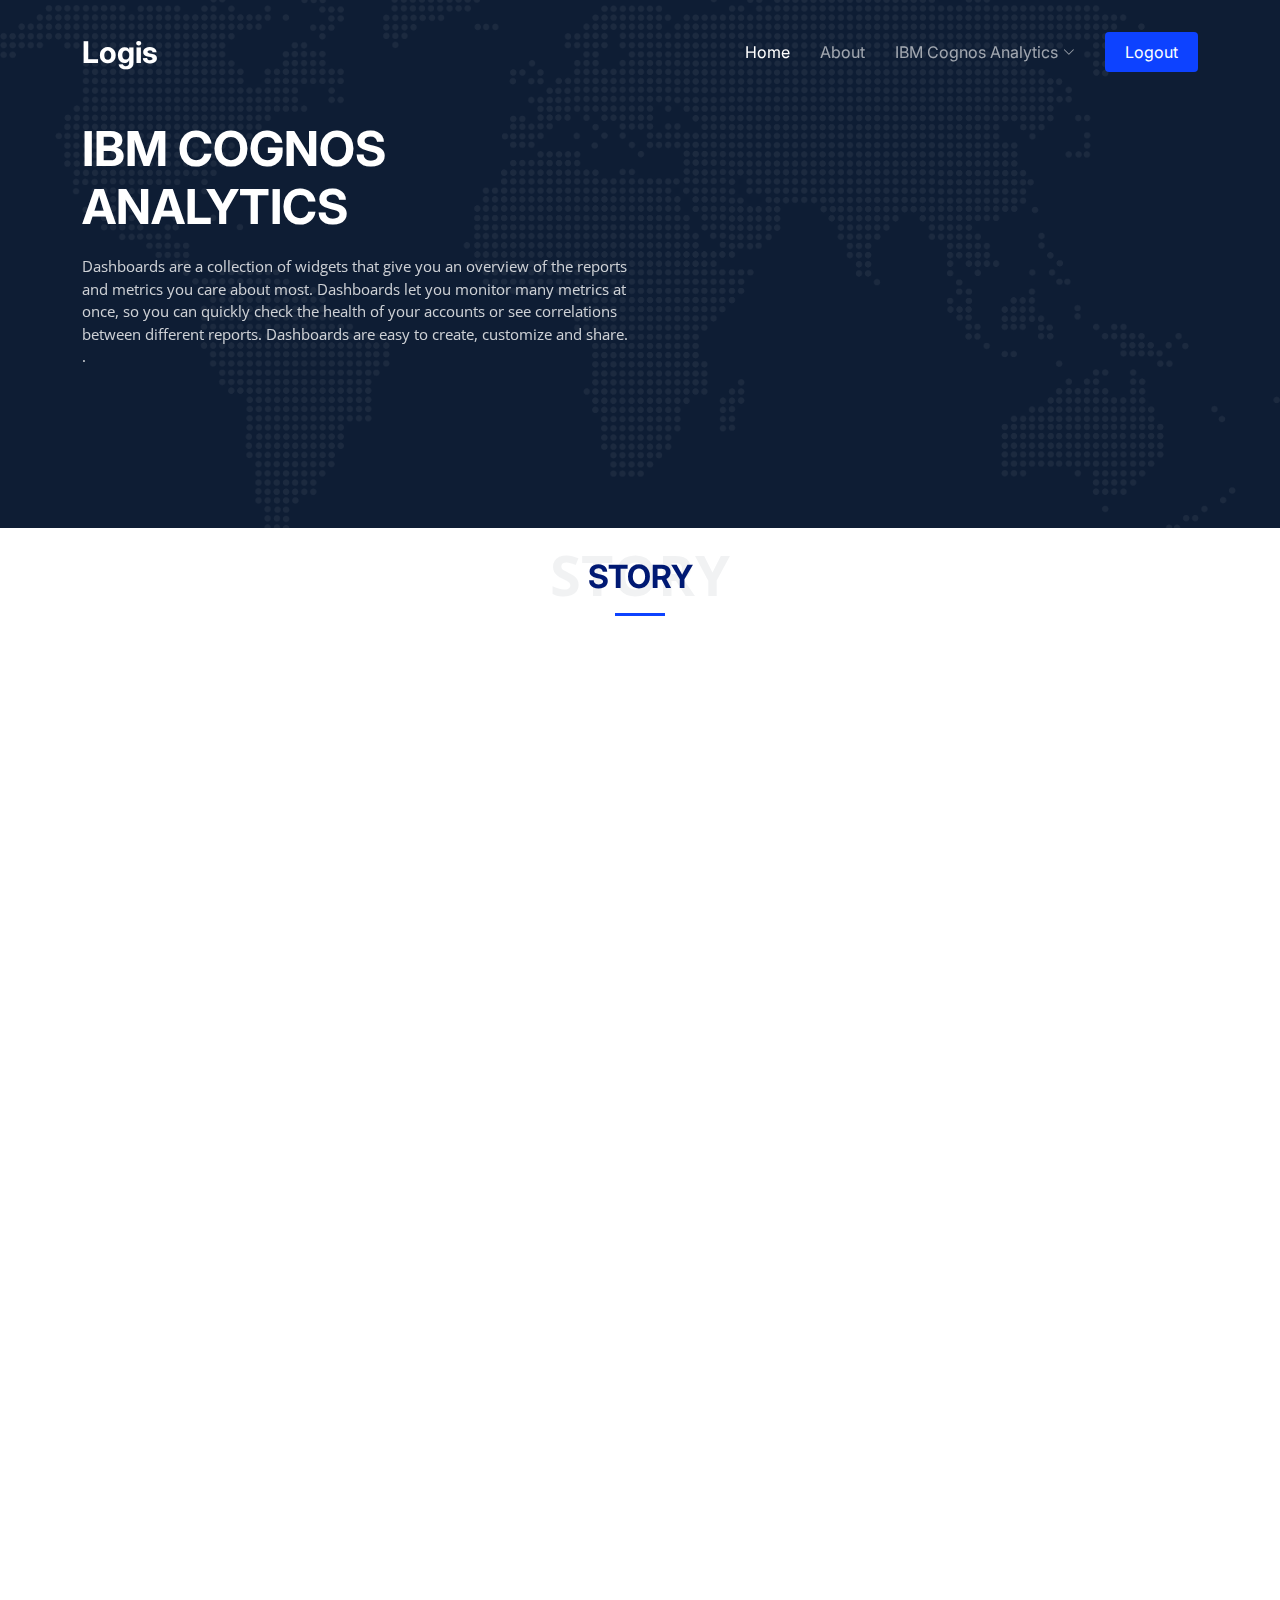
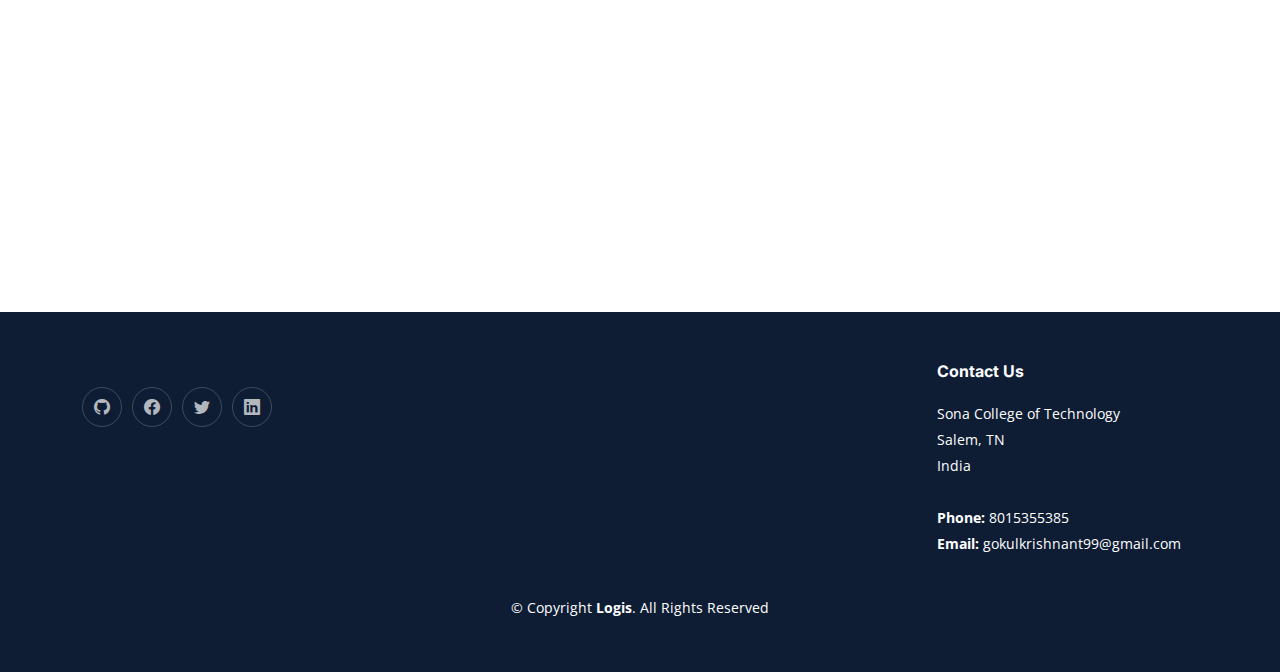
<file: Final Deliverable/WEB APP CODE/story.html>
<!DOCTYPE html>
<html lang="en">

<head>
  <meta charset="utf-8">
  <meta content="width=device-width, initial-scale=1.0" name="viewport">

  <title>Dashboards</title>
  <meta content="" name="description">
  <meta content="" name="keywords">

  <!-- Favicons -->
  <link href="assets/img/favicon.png" rel="icon">
  <link href="assets/img/apple-touch-icon.png" rel="apple-touch-icon">

  <!-- Google Fonts -->
  <link rel="preconnect" href="https://fonts.googleapis.com">
  <link rel="preconnect" href="https://fonts.gstatic.com" crossorigin>
  <link href="https://fonts.googleapis.com/css2?family=Open+Sans:ital,wght@0,300;0,400;0,500;0,600;0,700;1,300;1,400;1,600;1,700&family=Poppins:ital,wght@0,300;0,400;0,500;0,600;0,700;1,300;1,400;1,500;1,600;1,700&family=Inter:ital,wght@0,300;0,400;0,500;0,600;0,700;1,300;1,400;1,500;1,600;1,700&display=swap" rel="stylesheet">

  <!-- Vendor CSS Files -->
  <link href="assets/vendor/bootstrap/css/bootstrap.min.css" rel="stylesheet">
  <link href="assets/vendor/bootstrap-icons/bootstrap-icons.css" rel="stylesheet">
  <link href="assets/vendor/fontawesome-free/css/all.min.css" rel="stylesheet">
  <link href="assets/vendor/glightbox/css/glightbox.min.css" rel="stylesheet">
  <link href="assets/vendor/swiper/swiper-bundle.min.css" rel="stylesheet">
  <link href="assets/vendor/aos/aos.css" rel="stylesheet">

  <!-- Template Main CSS File -->
  <link href="assets/css/main.css" rel="stylesheet">

  <!-- =======================================================
  * Template Name: Logis - v1.2.1
  * Template URL: https://bootstrapmade.com/logis-bootstrap-logistics-website-template/
  * Author: BootstrapMade.com
  * License: https://bootstrapmade.com/license/
  ======================================================== -->
</head>

<body>

  <!-- ======= Header ======= -->
  <header id="header" class="header d-flex align-items-center fixed-top">
    <div class="container-fluid container-xl d-flex align-items-center justify-content-between">

      <a href="index.html" class="logo d-flex align-items-center">
        <!-- Uncomment the line below if you also wish to use an image logo -->
        <!-- <img src="assets/img/logo.png" alt=""> -->
        <h1>Logis</h1>
      </a>

      <i class="mobile-nav-toggle mobile-nav-show bi bi-list"></i>
      <i class="mobile-nav-toggle mobile-nav-hide d-none bi bi-x"></i>
      <nav id="navbar" class="navbar">
        <ul>
          <li><a href="index.html" class="active">Home</a></li>
          <li><a href="about.html">About</a></li>
          <li class="dropdown"><a href="#"><span>IBM Cognos Analytics</span> <i class="bi bi-chevron-down dropdown-indicator"></i></a>
            <ul>
              <li><a href="dashboards.html">Dashboards</a></li>
              
              <li><a href="story.html">Story</a></li>
              <li><a href="report.html">Report</a></li>
            </ul>
          </li>
          <li><a class="get-a-quote" href="login/logout.php">Logout</a></li>
        </ul>
      </nav><!-- .navbar -->

    </div>
  </header><!-- End Header -->
  <!-- End Header -->

  <!-- ======= Hero Section ======= -->
  <section id="hero" class="hero d-flex align-items-center">
    <div class="container">
      <div class="row gy-4 d-flex justify-content-between">
        <div class="col-lg-6 order-2 order-lg-1 d-flex flex-column justify-content-center">
          <h2 data-aos="fade-up">IBM COGNOS ANALYTICS</h2>
          <p data-aos="fade-up" data-aos-delay="100">Dashboards are a collection of widgets that give you an overview of the reports and metrics you care about most. Dashboards let you monitor many metrics at once, so you can quickly check the health of your accounts or see correlations between different reports. Dashboards are easy to create, customize and share.
.</p>



          <div class="row gy-4" data-aos="fade-up" data-aos-delay="400">

            <div class="col-lg-3 col-6">
              <div class="stats-item text-center w-100 h-100">

              </div>
            </div><!-- End Stats Item -->

            <div class="col-lg-3 col-6">
              <div class="stats-item text-center w-100 h-100">

              </div>
            </div><!-- End Stats Item -->

            <div class="col-lg-3 col-6">
              <div class="stats-item text-center w-100 h-100">
                
              </div>
            </div><!-- End Stats Item -->

            <div class="col-lg-3 col-6">
              <div class="stats-item text-center w-100 h-100">
                
              </div>
            </div><!-- End Stats Item -->

          </div>
        </div>

        <div class="col-lg-5 order-1 order-lg-2 hero-img" data-aos="zoom-out">
        </div>

      </div>
    </div>
  </section><!-- End Hero Section -->

  <main id="main">

    
    
    <!-- ======= Services Section ======= -->
    <section id="service" class="services pt-0">
      <div class="container" data-aos="fade-up">

        <div class="section-header">
          <span>Story</span>
          <h2>Story</h2>

        </div>



    </section><!-- End Services Section -->
    <section>
    	<center><iframe src="https://us3.ca.analytics.ibm.com/bi/?perspective=dashboard&amp;pathRef=.my_folders%2FPort%2BTraffic%2BDashboard&amp;closeWindowOnLastView=true&amp;ui_appbar=false&amp;ui_navbar=false&amp;shareMode=embedded&amp;action=view&amp;mode=dashboard&amp;subView=model00000183db4f472b_00000000" width="1500" height="1000" frameborder="0" gesture="media" allow="encrypted-media" allowfullscreen=""></iframe>
</center>
    </section>


    <!-- ======= Call To Action Section ======= -->


    <!-- ======= Frequently Asked Questions Section ======= -->
    

  </main><!-- End #main -->

  <!-- ======= Footer ======= -->
  <footer id="footer" class="footer">

    <div class="container">
      <div class="row gy-4">
        <div class="col-lg-5 col-md-12 footer-info">
          <a href="index.html" class="logo d-flex align-items-center">
            <span></span>
          </a>
          <p></p>
          <div class="social-links d-flex mt-4">
            <a href="#" class="twitter"><i class="bi bi-github"></i></a>
            <a href="#" class="facebook"><i class="bi bi-facebook"></i></a>
            <a href="#" class="instagram"><i class="bi bi-twitter"></i></a>
            <a href="#" class="linkedin"><i class="bi bi-linkedin"></i></a>
          </div>
        </div>

        <div class="col-lg-2 col-6 footer-links">

        </div>

        <div class="col-lg-2 col-6 footer-links">

        </div>

        <div class="col-lg-3 col-md-12 footer-contact text-center text-md-start">
          <h4>Contact Us</h4>
          <p>
            Sona College of Technology<br>
            Salem, TN<br>
            India <br><br>
            <strong>Phone:</strong> 8015355385<br>
            <strong>Email:</strong> gokulkrishnant99@gmail.com<br>
          </p>

        </div>

      </div>
    </div>

    <div class="container mt-4">
      <div class="copyright">
        &copy; Copyright <strong><span>Logis</span></strong>. All Rights Reserved
      </div>
      <div class="credits">
        <!-- All the links in the footer should remain intact. -->
        <!-- You can delete the links only if you purchased the pro version. -->
        <!-- Licensing information: https://bootstrapmade.com/license/ -->
        <!-- Purchase the pro version with working PHP/AJAX contact form: https://bootstrapmade.com/logis-bootstrap-logistics-website-template/ -->
      </div>
    </div>

  </footer><!-- End Footer -->
  <!-- End Footer -->

  <a href="#" class="scroll-top d-flex align-items-center justify-content-center"><i class="bi bi-arrow-up-short"></i></a>

  <div id="preloader"></div>

  <!-- Vendor JS Files -->
  <script src="assets/vendor/bootstrap/js/bootstrap.bundle.min.js"></script>
  <script src="assets/vendor/purecounter/purecounter_vanilla.js"></script>
  <script src="assets/vendor/glightbox/js/glightbox.min.js"></script>
  <script src="assets/vendor/swiper/swiper-bundle.min.js"></script>
  <script src="assets/vendor/aos/aos.js"></script>
  <script src="assets/vendor/php-email-form/validate.js"></script>

  <!-- Template Main JS File -->
  <script src="assets/js/main.js"></script>

</body>

</html>
</file>
<file: Final Deliverable/WEB APP CODE/assets/css/main.css>
/**
* Template Name: Logis - v1.2.1
* Template URL: https://bootstrapmade.com/logis-bootstrap-logistics-website-template/
* Author: BootstrapMade.com
* License: https://bootstrapmade.com/license/
*/

/*--------------------------------------------------------------
# Set main reusable colors and fonts using CSS variables
# Learn more about CSS variables at https://developer.mozilla.org/en-US/docs/Web/CSS/Using_CSS_custom_properties
--------------------------------------------------------------*/
/* Fonts */
:root {
  --font-default: "Open Sans", system-ui, -apple-system, "Segoe UI", Roboto, "Helvetica Neue", Arial, "Noto Sans", "Liberation Sans", sans-serif, "Apple Color Emoji", "Segoe UI Emoji", "Segoe UI Symbol", "Noto Color Emoji";
  --font-primary: "Inter", sans-serif;
  --font-secondary: "Poppins", sans-serif;
}

/* Colors */
:root {
  --color-default: #0a0d13;
  --color-primary: #0d42ff;
  --color-secondary: #0e1d34;
}

/* Smooth scroll behavior */
:root {
  scroll-behavior: smooth;
}

/*--------------------------------------------------------------
# General
--------------------------------------------------------------*/
body {
  font-family: var(--font-default);
  color: var(--color-default);
}

a {
  color: var(--color-primary);
  text-decoration: none;
}

a:hover {
  color: #406aff;
  text-decoration: none;
}

h1,
h2,
h3,
h4,
h5,
h6 {
  font-family: var(--font-primary);
}

/*--------------------------------------------------------------
# Sections & Section Header
--------------------------------------------------------------*/
section {
  padding: 80px 0;
  overflow: hidden;
}

.section-header {
  text-align: center;
  padding: 30px 0;
  position: relative;
}

.section-header h2 {
  font-size: 32px;
  font-weight: 700;
  text-transform: uppercase;
  margin-bottom: 20px;
  padding-bottom: 0;
  color: #001973;
  position: relative;
  z-index: 2;
  margin-bottom: 20px;
  padding-bottom: 20px;
  position: relative;
}

.section-header h2:after {
  content: "";
  position: absolute;
  display: block;
  width: 50px;
  height: 3px;
  background: var(--color-primary);
  left: 0;
  right: 0;
  bottom: 0;
  margin: auto;
}

.section-header span {
  position: absolute;
  top: 46px;
  color: rgba(14, 29, 52, 0.06);
  left: 0;
  right: 0;
  z-index: 1;
  font-weight: 700;
  font-size: 56px;
  text-transform: uppercase;
  line-height: 0;
}

.section-header p {
  margin-bottom: 0;
  position: relative;
  z-index: 2;
}

@media (max-width: 640px) {
  .section-header h2 {
    font-size: 28px;
    margin-bottom: 15px;
  }

  .section-header span {
    font-size: 38px;
  }
}

/*--------------------------------------------------------------
# Breadcrumbs
--------------------------------------------------------------*/
.breadcrumbs .page-header {
  padding: 140px 0 80px 0;
  position: relative;
  background-size: cover;
  background-position: center;
  background-repeat: no-repeat;
}

.breadcrumbs .page-header:before {
  content: "";
  background-color: rgba(14, 29, 52, 0.8);
  position: absolute;
  inset: 0;
}

.breadcrumbs .page-header h2 {
  font-size: 56px;
  font-weight: 500;
  color: #fff;
  font-family: var(--font-secondary);
}

.breadcrumbs .page-header p {
  color: rgba(255, 255, 255, 0.8);
}

.breadcrumbs nav {
  background-color: #f3f6fc;
  padding: 20px 0;
}

.breadcrumbs nav ol {
  display: flex;
  flex-wrap: wrap;
  list-style: none;
  margin: 0;
  padding: 0;
  font-size: 16px;
  font-weight: 600;
  color: var(--color-secondary);
}

.breadcrumbs nav ol a {
  color: var(--color-primary);
  transition: 0.3s;
}

.breadcrumbs nav ol a:hover {
  text-decoration: underline;
}

.breadcrumbs nav ol li+li {
  padding-left: 10px;
}

.breadcrumbs nav ol li+li::before {
  display: inline-block;
  padding-right: 10px;
  color: #4278cc;
  content: "/";
}

/*--------------------------------------------------------------
# Scroll top button
--------------------------------------------------------------*/
.scroll-top {
  position: fixed;
  visibility: hidden;
  opacity: 0;
  right: 15px;
  bottom: 15px;
  z-index: 99999;
  background: var(--color-primary);
  width: 40px;
  height: 40px;
  border-radius: 4px;
  transition: all 0.4s;
}

.scroll-top i {
  font-size: 24px;
  color: #fff;
  line-height: 0;
}

.scroll-top:hover {
  background: rgba(13, 66, 255, 0.8);
  color: #fff;
}

.scroll-top.active {
  visibility: visible;
  opacity: 1;
}

/*--------------------------------------------------------------
# Preloader
--------------------------------------------------------------*/
#preloader {
  position: fixed;
  inset: 0;
  z-index: 9999;
  overflow: hidden;
  background: #fff;
  transition: all 0.6s ease-out;
  width: 100%;
  height: 100vh;
}

#preloader:before,
#preloader:after {
  content: "";
  position: absolute;
  border: 4px solid var(--color-primary);
  border-radius: 50%;
  -webkit-animation: animate-preloader 2s cubic-bezier(0, 0.2, 0.8, 1) infinite;
  animation: animate-preloader 2s cubic-bezier(0, 0.2, 0.8, 1) infinite;
}

#preloader:after {
  -webkit-animation-delay: -0.5s;
  animation-delay: -0.5s;
}

@-webkit-keyframes animate-preloader {
  0% {
    width: 10px;
    height: 10px;
    top: calc(50% - 5px);
    left: calc(50% - 5px);
    opacity: 1;
  }

  100% {
    width: 72px;
    height: 72px;
    top: calc(50% - 36px);
    left: calc(50% - 36px);
    opacity: 0;
  }
}

@keyframes animate-preloader {
  0% {
    width: 10px;
    height: 10px;
    top: calc(50% - 5px);
    left: calc(50% - 5px);
    opacity: 1;
  }

  100% {
    width: 72px;
    height: 72px;
    top: calc(50% - 36px);
    left: calc(50% - 36px);
    opacity: 0;
  }
}

/*--------------------------------------------------------------
# Disable aos animation delay on mobile devices
--------------------------------------------------------------*/
@media screen and (max-width: 768px) {
  [data-aos-delay] {
    transition-delay: 0 !important;
  }
}

/*--------------------------------------------------------------
# Header
--------------------------------------------------------------*/
.header {
  transition: all 0.5s;
  z-index: 997;
  padding: 30px 0;
}

.header.sticked {
  background: rgba(14, 29, 52, 0.9);
  padding: 15px 0;
  box-shadow: 0px 2px 20px rgba(14, 29, 52, 0.1);
}

.header .logo img {
  max-height: 40px;
  margin-right: 6px;
}

.header .logo h1 {
  font-size: 30px;
  margin: 0;
  font-weight: 700;
  color: #fff;
  font-family: var(--font-primary);
}

/*--------------------------------------------------------------
# Desktop Navigation
--------------------------------------------------------------*/
@media (min-width: 1280px) {
  .navbar {
    padding: 0;
  }

  .navbar ul {
    margin: 0;
    padding: 0;
    display: flex;
    list-style: none;
    align-items: center;
  }

  .navbar li {
    position: relative;
  }

  .navbar a,
  .navbar a:focus {
    display: flex;
    align-items: center;
    justify-content: space-between;
    padding: 10px 0 10px 30px;
    font-family: var(--font-primary);
    font-size: 16px;
    font-weight: 400;
    color: rgba(255, 255, 255, 0.6);
    white-space: nowrap;
    transition: 0.3s;
  }

  .navbar a i,
  .navbar a:focus i {
    font-size: 12px;
    line-height: 0;
    margin-left: 5px;
  }

  .navbar a:hover,
  .navbar .active,
  .navbar .active:focus,
  .navbar li:hover>a {
    color: #fff;
  }

  .navbar .get-a-quote,
  .navbar .get-a-quote:focus {
    background: var(--color-primary);
    padding: 8px 20px;
    margin-left: 30px;
    border-radius: 4px;
    color: #fff;
  }

  .navbar .get-a-quote:hover,
  .navbar .get-a-quote:focus:hover {
    color: #fff;
    background: #2756ff;
  }

  .navbar .dropdown ul {
    display: block;
    position: absolute;
    left: 14px;
    top: calc(100% + 30px);
    margin: 0;
    padding: 10px 0;
    z-index: 99;
    opacity: 0;
    visibility: hidden;
    background: #fff;
    box-shadow: 0px 0px 30px rgba(127, 137, 161, 0.25);
    transition: 0.3s;
    border-radius: 4px;
  }

  .navbar .dropdown ul li {
    min-width: 200px;
  }

  .navbar .dropdown ul a {
    padding: 10px 20px;
    font-size: 15px;
    text-transform: none;
    font-weight: 400;
    color: var(--color-secondary);
  }

  .navbar .dropdown ul a i {
    font-size: 12px;
  }

  .navbar .dropdown ul a:hover,
  .navbar .dropdown ul .active:hover,
  .navbar .dropdown ul li:hover>a {
    color: var(--color-primary);
  }

  .navbar .dropdown:hover>ul {
    opacity: 1;
    top: 100%;
    visibility: visible;
  }

  .navbar .dropdown .dropdown ul {
    top: 0;
    left: calc(100% - 30px);
    visibility: hidden;
  }

  .navbar .dropdown .dropdown:hover>ul {
    opacity: 1;
    top: 0;
    left: 100%;
    visibility: visible;
  }
}

@media (min-width: 1280px) and (max-width: 1366px) {
  .navbar .dropdown .dropdown ul {
    left: -90%;
  }

  .navbar .dropdown .dropdown:hover>ul {
    left: -100%;
  }
}

@media (min-width: 1280px) {

  .mobile-nav-show,
  .mobile-nav-hide {
    display: none;
  }
}

/*--------------------------------------------------------------
# Mobile Navigation
--------------------------------------------------------------*/
@media (max-width: 1279px) {
  .navbar {
    position: fixed;
    top: 0;
    right: -100%;
    width: 100%;
    max-width: 400px;
    bottom: 0;
    transition: 0.3s;
    z-index: 9997;
  }

  .navbar ul {
    position: absolute;
    inset: 0;
    padding: 50px 0 10px 0;
    margin: 0;
    background: rgba(14, 29, 52, 0.9);
    overflow-y: auto;
    transition: 0.3s;
    z-index: 9998;
  }

  .navbar a,
  .navbar a:focus {
    display: flex;
    align-items: center;
    justify-content: space-between;
    padding: 12px 20px;
    font-family: var(--font-primary);
    font-size: 16px;
    font-weight: 500;
    color: rgba(255, 255, 255, 0.7);
    white-space: nowrap;
    transition: 0.3s;
  }

  .navbar a i,
  .navbar a:focus i {
    font-size: 12px;
    line-height: 0;
    margin-left: 5px;
  }

  .navbar a:hover,
  .navbar .active,
  .navbar .active:focus,
  .navbar li:hover>a {
    color: #fff;
  }

  .navbar .get-a-quote,
  .navbar .get-a-quote:focus {
    background: var(--color-primary);
    padding: 8px 20px;
    border-radius: 4px;
    margin: 15px;
    color: #fff;
  }

  .navbar .get-a-quote:hover,
  .navbar .get-a-quote:focus:hover {
    color: #fff;
    background: rgba(13, 66, 255, 0.8);
  }

  .navbar .dropdown ul,
  .navbar .dropdown .dropdown ul {
    position: static;
    display: none;
    padding: 10px 0;
    margin: 10px 20px;
    transition: all 0.5s ease-in-out;
    border: 1px solid #19335c;
  }

  .navbar .dropdown>.dropdown-active,
  .navbar .dropdown .dropdown>.dropdown-active {
    display: block;
  }

  .mobile-nav-show {
    color: #fff;
    font-size: 28px;
    cursor: pointer;
    line-height: 0;
    transition: 0.5s;
    z-index: 9999;
    margin-right: 10px;
  }

  .mobile-nav-hide {
    color: #fff;
    font-size: 32px;
    cursor: pointer;
    line-height: 0;
    transition: 0.5s;
    position: fixed;
    right: 20px;
    top: 20px;
    z-index: 9999;
  }

  .mobile-nav-active {
    overflow: hidden;
  }

  .mobile-nav-active .navbar {
    right: 0;
  }

  .mobile-nav-active .navbar:before {
    content: "";
    position: fixed;
    inset: 0;
    background: rgba(14, 29, 52, 0.8);
    z-index: 9996;
  }
}

/*--------------------------------------------------------------
# Featured Services Section
--------------------------------------------------------------*/
.featured-services .service-item {
  position: relative;
  height: 100%;
  margin-bottom: 20px;
}

.featured-services .service-item .icon {
  margin-right: 20px;
}

.featured-services .service-item .icon i {
  color: #001f8d;
  font-size: 48px;
  transition: 0.3s;
}

.featured-services .service-item:hover .icon {
  background: #fff;
}

.featured-services .service-item:hover .icon i {
  color: var(--color-primary);
}

.featured-services .service-item .title {
  font-weight: 700;
  margin-bottom: 10px;
  font-size: 20px;
  color: var(--color-secondary);
  transition: 0.3s;
}

.featured-services .service-item .description {
  font-size: 15px;
  color: #132848;
  margin-bottom: 10px;
}

.featured-services .service-item .readmore {
  display: flex;
  align-items: center;
  color: var(--color-secondary);
  transition: 0.3s;
  font-weight: 700;
  font-size: 14px;
}

.featured-services .service-item .readmore i {
  margin-left: 8px;
}

.featured-services .service-item:hover .title,
.featured-services .service-item:hover .readmore,
.featured-services .service-item:hover .icon i {
  color: var(--color-primary);
}

/*--------------------------------------------------------------
# About Us Section
--------------------------------------------------------------*/
.about .content h3 {
  font-weight: 700;
  font-size: 32px;
  font-family: var(--font-secondary);
  color: #001f8d;
}

.about .content ul {
  list-style: none;
  padding: 0;
}

.about .content ul li {
  display: flex;
  align-items: flex-start;
  margin-top: 40px;
}

.about .content ul i {
  flex-shrink: 0;
  font-size: 48px;
  color: var(--color-primary);
  margin-right: 20px;
  line-height: 0;
}

.about .content ul h5 {
  font-size: 18px;
  font-weight: 700;
  color: #19335c;
}

.about .content ul p {
  font-size: 15px;
}

.about .content p:last-child {
  margin-bottom: 0;
}

.about .play-btn {
  width: 94px;
  height: 94px;
  background: radial-gradient(var(--color-primary) 50%, rgba(13, 66, 255, 0.4) 52%);
  border-radius: 50%;
  display: block;
  position: absolute;
  left: calc(50% - 47px);
  top: calc(50% - 47px);
  overflow: hidden;
}

.about .play-btn:before {
  content: "";
  position: absolute;
  width: 120px;
  height: 120px;
  -webkit-animation-delay: 0s;
  animation-delay: 0s;
  -webkit-animation: pulsate-btn 2s;
  animation: pulsate-btn 2s;
  -webkit-animation-direction: forwards;
  animation-direction: forwards;
  -webkit-animation-iteration-count: infinite;
  animation-iteration-count: infinite;
  -webkit-animation-timing-function: steps;
  animation-timing-function: steps;
  opacity: 1;
  border-radius: 50%;
  border: 5px solid rgba(13, 66, 255, 0.7);
  top: -15%;
  left: -15%;
  background: rgba(198, 16, 0, 0);
}

.about .play-btn:after {
  content: "";
  position: absolute;
  left: 50%;
  top: 50%;
  transform: translateX(-40%) translateY(-50%);
  width: 0;
  height: 0;
  border-top: 10px solid transparent;
  border-bottom: 10px solid transparent;
  border-left: 15px solid #fff;
  z-index: 100;
  transition: all 400ms cubic-bezier(0.55, 0.055, 0.675, 0.19);
}

.about .play-btn:hover:before {
  content: "";
  position: absolute;
  left: 50%;
  top: 50%;
  transform: translateX(-40%) translateY(-50%);
  width: 0;
  height: 0;
  border: none;
  border-top: 10px solid transparent;
  border-bottom: 10px solid transparent;
  border-left: 15px solid #fff;
  z-index: 200;
  -webkit-animation: none;
  animation: none;
  border-radius: 0;
}

.about .play-btn:hover:after {
  border-left: 15px solid var(--color-primary);
  transform: scale(20);
}

@-webkit-keyframes pulsate-btn {
  0% {
    transform: scale(0.6, 0.6);
    opacity: 1;
  }

  100% {
    transform: scale(1, 1);
    opacity: 0;
  }
}

@keyframes pulsate-btn {
  0% {
    transform: scale(0.6, 0.6);
    opacity: 1;
  }

  100% {
    transform: scale(1, 1);
    opacity: 0;
  }
}

/*--------------------------------------------------------------
# Services Section
--------------------------------------------------------------*/
.services .card {
  border: 1px solid rgba(14, 29, 52, 0.15);
  background: #fff;
  position: relative;
  border-radius: 0;
  height: 100%;
}

.services .card .card-img {
  overflow: hidden;
  margin-bottom: 15px;
  border-radius: 0;
}

.services .card .card-img img {
  transition: 0.3s ease-in-out;
}

.services .card h3 {
  font-weight: 700;
  font-size: 18px;
  margin-bottom: 5px;
  padding: 10px 30px;
  text-transform: uppercase;
}

.services .card a {
  color: #001973;
  transition: 0.3;
}

.services .card a:hover {
  color: var(--color-primary);
}

.services .card p {
  padding: 0 30px;
  margin-bottom: 30px;
  color: var(--color-secondary);
  font-size: 15px;
}

.services .card:hover .card-img img {
  transform: scale(1.1);
}

/*--------------------------------------------------------------
# Call To Action Section
--------------------------------------------------------------*/
.call-to-action {
  background: linear-gradient(rgba(14, 29, 52, 0.6), rgba(14, 29, 52, 0.8)), url("../img/cta-bg.jpg") center center;
  background-size: cover;
  padding: 100px 0;
}

@media (min-width: 1365px) {
  .call-to-action {
    background-attachment: fixed;
  }
}

.call-to-action h3 {
  color: #fff;
  font-size: 28px;
  font-weight: 700;
}

.call-to-action p {
  color: #fff;
}

.call-to-action .cta-btn {
  font-family: var(--font-primary);
  font-weight: 500;
  font-size: 16px;
  letter-spacing: 1px;
  display: inline-block;
  padding: 12px 40px;
  border-radius: 5px;
  transition: 0.5s;
  margin: 10px;
  border: 2px solid #fff;
  color: #fff;
}

.call-to-action .cta-btn:hover {
  background: var(--color-primary);
  border: 2px solid var(--color-primary);
}

/*--------------------------------------------------------------
# Features Section
--------------------------------------------------------------*/
.features {
  padding-top: 80px;
}

.features .features-item+.features-item {
  margin-top: 100px;
}

@media (max-width: 640px) {
  .features .features-item+.features-item {
    margin-top: 40px;
  }
}

.features .features-item h3 {
  font-weight: 600;
  font-size: 26px;
  color: #001973;
}

.features .features-item ul {
  list-style: none;
  padding: 0;
}

.features .features-item ul li {
  padding-bottom: 10px;
}

.features .features-item ul li:last-child {
  padding-bottom: 0;
}

.features .features-item ul i {
  font-size: 20px;
  padding-right: 4px;
  color: var(--color-primary);
}

.features .features-item p:last-child {
  margin-bottom: 0;
}

/*--------------------------------------------------------------
# Pricing Section
--------------------------------------------------------------*/
.pricing .pricing-item {
  padding: 60px 40px;
  box-shadow: 0 3px 20px -2px rgba(108, 117, 125, 0.15);
  background: #fff;
  height: 100%;
  border-top: 4px solid #fff;
  border-radius: 5px;
}

.pricing h3 {
  font-weight: 600;
  margin-bottom: 15px;
  font-size: 20px;
  color: var(--color-secondary);
}

.pricing h4 {
  font-size: 48px;
  color: var(--color-primary);
  font-weight: 400;
  font-family: var(--font-primary);
  margin-bottom: 25px;
}

.pricing h4 sup {
  font-size: 28px;
}

.pricing h4 span {
  color: rgba(108, 117, 125, 0.8);
  font-size: 18px;
}

.pricing ul {
  padding: 20px 0;
  list-style: none;
  color: #6c757d;
  text-align: left;
  line-height: 20px;
}

.pricing ul li {
  padding: 10px 0;
  display: flex;
  align-items: center;
}

.pricing ul i {
  color: #059652;
  font-size: 24px;
  padding-right: 3px;
}

.pricing ul .na {
  color: rgba(108, 117, 125, 0.5);
}

.pricing ul .na i {
  color: rgba(108, 117, 125, 0.5);
}

.pricing ul .na span {
  text-decoration: line-through;
}

.pricing .buy-btn {
  display: inline-block;
  padding: 12px 35px;
  border-radius: 4px;
  color: var(--color-primary);
  transition: none;
  font-size: 16px;
  font-weight: 500;
  font-family: var(--font-primary);
  transition: 0.3s;
  border: 1px solid var(--color-primary);
}

.pricing .buy-btn:hover {
  background: var(--color-primary);
  color: #fff;
}

.pricing .featured {
  border-top-color: var(--color-primary);
}

.pricing .featured .buy-btn {
  background: var(--color-primary);
  color: #fff;
}

@media (max-width: 992px) {
  .pricing .box {
    max-width: 60%;
    margin: 0 auto 30px auto;
  }
}

@media (max-width: 767px) {
  .pricing .box {
    max-width: 80%;
    margin: 0 auto 30px auto;
  }
}

@media (max-width: 420px) {
  .pricing .box {
    max-width: 100%;
    margin: 0 auto 30px auto;
  }
}

/*--------------------------------------------------------------
# Frequently Asked Questions Section
--------------------------------------------------------------*/
.faq {
  padding-top: 80px;
}

.faq .accordion-item {
  border: 0;
  margin-bottom: 10px;
}

.faq .accordion-collapse {
  border: 0;
}

.faq .accordion-button {
  padding: 15px 30px 20px 60px;
  font-weight: 600;
  border: 0;
  font-size: 18px;
  color: var(--color-default);
  text-align: left;
  background: rgba(14, 29, 52, 0.03);
  border-radius: 5px;
}

.faq .accordion-button:focus {
  box-shadow: none;
}

.faq .accordion-button:not(.collapsed) {
  color: var(--color-primary);
  border-bottom: 0;
  box-shadow: none;
}

.faq .question-icon {
  position: absolute;
  top: 14px;
  left: 25px;
  font-size: 20px;
  color: var(--color-primary);
}

.faq .accordion-button:after {
  position: absolute;
  right: 15px;
  top: 15px;
}

.faq .accordion-body {
  padding: 0 30px 25px 60px;
  border: 0;
  background: rgba(14, 29, 52, 0.03);
  border-radius: 5px;
}

/*--------------------------------------------------------------
# Testimonials Section
--------------------------------------------------------------*/
.testimonials {
  padding: 80px 0;
  background: url("../img/testimonials-bg.jpg") no-repeat;
  background-position: center center;
  background-size: cover;
  position: relative;
}

.testimonials::before {
  content: "";
  position: absolute;
  inset: 0;
  background: rgba(14, 29, 52, 0.7);
}

.testimonials .section-header {
  margin-bottom: 40px;
}

.testimonials .testimonials-carousel,
.testimonials .testimonials-slider {
  overflow: hidden;
}

.testimonials .testimonial-item {
  text-align: center;
  color: #fff;
}

.testimonials .testimonial-item .testimonial-img {
  width: 100px;
  border-radius: 50%;
  border: 6px solid rgba(255, 255, 255, 0.15);
  margin: 0 auto;
}

.testimonials .testimonial-item h3 {
  font-size: 20px;
  font-weight: bold;
  margin: 10px 0 5px 0;
  color: #fff;
}

.testimonials .testimonial-item h4 {
  font-size: 14px;
  color: rgba(255, 255, 255, 0.6);
  margin: 0 0 15px 0;
}

.testimonials .testimonial-item .stars {
  margin-bottom: 15px;
}

.testimonials .testimonial-item .stars i {
  color: #ffc107;
  margin: 0 1px;
}

.testimonials .testimonial-item .quote-icon-left,
.testimonials .testimonial-item .quote-icon-right {
  color: rgba(255, 255, 255, 0.6);
  font-size: 26px;
  line-height: 0;
}

.testimonials .testimonial-item .quote-icon-left {
  display: inline-block;
  left: -5px;
  position: relative;
}

.testimonials .testimonial-item .quote-icon-right {
  display: inline-block;
  right: -5px;
  position: relative;
  top: 10px;
  transform: scale(-1, -1);
}

.testimonials .testimonial-item p {
  font-style: italic;
  margin: 0 auto 15px auto;
}

.testimonials .swiper-pagination {
  margin-top: 20px;
  position: relative;
}

.testimonials .swiper-pagination .swiper-pagination-bullet {
  width: 12px;
  height: 12px;
  background-color: rgba(255, 255, 255, 0.4);
  opacity: 0.5;
}

.testimonials .swiper-pagination .swiper-pagination-bullet-active {
  background-color: #fff;
  opacity: 1;
}

@media (min-width: 992px) {
  .testimonials .testimonial-item p {
    width: 80%;
  }
}

/*--------------------------------------------------------------
# Stats Counter Section
--------------------------------------------------------------*/
.stats-counter .stats-item {
  padding: 30px;
  width: 100%;
}

.stats-counter .stats-item span {
  font-size: 48px;
  display: block;
  color: var(--color-secondary);
  font-weight: 700;
  margin-bottom: 20px;
  padding-bottom: 20px;
  position: relative;
}

.stats-counter .stats-item span:after {
  content: "";
  position: absolute;
  display: block;
  width: 25px;
  height: 3px;
  background: var(--color-primary);
  left: 0;
  right: 0;
  bottom: 0;
  margin: auto;
}

.stats-counter .stats-item p {
  padding: 0;
  margin: 0;
  font-family: var(--font-primary);
  font-size: 15px;
  font-weight: 500;
  color: var(--color-secondary);
}

/*--------------------------------------------------------------
# Our Team Section
--------------------------------------------------------------*/
.team .member {
  text-align: center;
  margin-bottom: 20px;
  background: #fff;
  border: 1px solid rgba(14, 29, 52, 0.15);
}

.team .member img {
  margin: -1px -1px 30px -1px;
}

.team .member .member-content {
  padding: 0 20px 30px 20px;
}

.team .member h4 {
  font-weight: 700;
  margin-bottom: 2px;
  font-size: 18px;
}

.team .member span {
  font-style: italic;
  display: block;
  font-size: 13px;
  color: #6c757d;
}

.team .member p {
  padding-top: 10px;
  font-size: 14px;
  font-style: italic;
  color: #6c757d;
}

.team .member .social {
  margin-top: 15px;
}

.team .member .social a {
  color: rgba(14, 29, 52, 0.5);
  transition: 0.3s;
}

.team .member .social a:hover {
  color: var(--color-primary);
}

.team .member .social i {
  font-size: 18px;
  margin: 0 2px;
}

/*--------------------------------------------------------------
# Horizontal Pricing Section
--------------------------------------------------------------*/
.horizontal-pricing .pricing-item {
  box-shadow: 0 3px 20px -2px rgba(108, 117, 125, 0.15);
  padding-bottom: 30px;
  background: #fff;
  height: 100%;
  position: relative;
}

.horizontal-pricing h3 {
  font-weight: 700;
  margin-bottom: 0;
  font-size: 24px;
  color: var(--color-secondary);
}

.horizontal-pricing h4 {
  font-size: 48px;
  color: var(--color-primary);
  font-weight: 400;
  font-family: var(--font-primary);
  margin-bottom: 25px;
  text-align: center;
}

.horizontal-pricing h4 sup {
  font-size: 28px;
}

.horizontal-pricing h4 span {
  color: rgba(108, 117, 125, 0.8);
  font-size: 18px;
}

.horizontal-pricing ul {
  padding: 20px 0;
  list-style: none;
  color: #6c757d;
  text-align: left;
  line-height: 20px;
}

.horizontal-pricing ul li {
  padding-top: 15px;
  display: flex;
  align-items: center;
}

.horizontal-pricing ul i {
  color: #059652;
  font-size: 24px;
  padding-right: 3px;
}

.horizontal-pricing ul .na {
  color: rgba(108, 117, 125, 0.5);
}

.horizontal-pricing ul .na i {
  color: rgba(108, 117, 125, 0.5);
}

.horizontal-pricing ul .na span {
  text-decoration: line-through;
}

.horizontal-pricing .buy-btn {
  display: inline-block;
  padding: 12px 40px;
  border-radius: 4px;
  color: #fff;
  background-color: var(--color-primary);
  border: 2px solid var(--color-primary);
  transition: none;
  font-size: 16px;
  font-weight: 500;
  transition: 0.3s;
  font-family: var(--font-primary);
}

.horizontal-pricing .buy-btn:hover {
  background: #406aff;
  border-color: #406aff;
}

.horizontal-pricing .featured {
  background: var(--color-primary);
}

.horizontal-pricing .featured h3,
.horizontal-pricing .featured h4,
.horizontal-pricing .featured h4 span,
.horizontal-pricing .featured ul,
.horizontal-pricing .featured ul .na,
.horizontal-pricing .featured ul i,
.horizontal-pricing .featured ul .na i {
  color: #fff;
}

.horizontal-pricing .featured .buy-btn {
  background: var(--color-primary);
  color: #fff;
  border-color: #fff;
}

.horizontal-pricing .featured .buy-btn:hover {
  background: #fff;
  color: var(--color-primary);
}

/*--------------------------------------------------------------
# Get a Quote Section
--------------------------------------------------------------*/
.get-a-quote .quote-bg {
  min-height: 500px;
  background-size: cover;
  background-position: center;
}

.get-a-quote .php-email-form {
  background: #f3f6fc;
  padding: 40px;
  height: 100%;
}

@media (max-width: 575px) {
  .get-a-quote .php-email-form {
    padding: 20px;
  }
}

.get-a-quote .php-email-form h3 {
  font-size: 14px;
  font-weight: 700;
  text-transform: uppercase;
  letter-spacing: 1px;
}

.get-a-quote .php-email-form h4 {
  font-size: 14px;
  font-weight: 700;
  text-transform: uppercase;
  letter-spacing: 1px;
  margin: 20px 0 0 0;
}

.get-a-quote .php-email-form p {
  font-size: 14px;
  margin-bottom: 20px;
}

.get-a-quote .php-email-form .error-message {
  display: none;
  color: #fff;
  background: #df1529;
  text-align: left;
  padding: 15px;
  margin-bottom: 24px;
  font-weight: 600;
}

.get-a-quote .php-email-form .sent-message {
  display: none;
  color: #fff;
  background: #059652;
  text-align: center;
  padding: 15px;
  margin-bottom: 24px;
  font-weight: 600;
}

.get-a-quote .php-email-form .loading {
  display: none;
  background: #fff;
  text-align: center;
  padding: 15px;
  margin-bottom: 24px;
}

.get-a-quote .php-email-form .loading:before {
  content: "";
  display: inline-block;
  border-radius: 50%;
  width: 24px;
  height: 24px;
  margin: 0 10px -6px 0;
  border: 3px solid #059652;
  border-top-color: #fff;
  -webkit-animation: animate-loading 1s linear infinite;
  animation: animate-loading 1s linear infinite;
}

.get-a-quote .php-email-form input,
.get-a-quote .php-email-form textarea {
  border-radius: 0;
  box-shadow: none;
  font-size: 14px;
  border-radius: 0;
}

.get-a-quote .php-email-form input:focus,
.get-a-quote .php-email-form textarea:focus {
  border-color: var(--color-primary);
}

.get-a-quote .php-email-form input {
  padding: 12px 15px;
}

.get-a-quote .php-email-form textarea {
  padding: 12px 15px;
}

.get-a-quote .php-email-form button[type=submit] {
  background: var(--color-primary);
  border: 0;
  padding: 10px 30px;
  color: #fff;
  transition: 0.4s;
  border-radius: 4px;
}

.get-a-quote .php-email-form button[type=submit]:hover {
  background: rgba(13, 66, 255, 0.8);
}

@-webkit-keyframes animate-loading {
  0% {
    transform: rotate(0deg);
  }

  100% {
    transform: rotate(360deg);
  }
}

@keyframes animate-loading {
  0% {
    transform: rotate(0deg);
  }

  100% {
    transform: rotate(360deg);
  }
}

/*--------------------------------------------------------------
# Contact Section
--------------------------------------------------------------*/
.contact .info-item+.info-item {
  margin-top: 40px;
}

.contact .info-item i {
  font-size: 20px;
  background: var(--color-primary);
  color: #fff;
  width: 44px;
  height: 44px;
  display: flex;
  justify-content: center;
  align-items: center;
  border-radius: 4px;
  transition: all 0.3s ease-in-out;
  margin-right: 15px;
}

.contact .info-item h4 {
  padding: 0;
  font-size: 20px;
  font-weight: 600;
  margin-bottom: 5px;
  color: var(--color-secondary);
}

.contact .info-item p {
  padding: 0;
  margin-bottom: 0;
  font-size: 14px;
  color: rgba(14, 29, 52, 0.8);
}

.contact .php-email-form {
  width: 100%;
  background: #fff;
}

.contact .php-email-form .form-group {
  padding-bottom: 8px;
}

.contact .php-email-form .error-message {
  display: none;
  color: #fff;
  background: #df1529;
  text-align: left;
  padding: 15px;
  font-weight: 600;
}

.contact .php-email-form .error-message br+br {
  margin-top: 25px;
}

.contact .php-email-form .sent-message {
  display: none;
  color: #fff;
  background: #059652;
  text-align: center;
  padding: 15px;
  font-weight: 600;
}

.contact .php-email-form .loading {
  display: none;
  background: #fff;
  text-align: center;
  padding: 15px;
}

.contact .php-email-form .loading:before {
  content: "";
  display: inline-block;
  border-radius: 50%;
  width: 24px;
  height: 24px;
  margin: 0 10px -6px 0;
  border: 3px solid #059652;
  border-top-color: #fff;
  -webkit-animation: animate-loading 1s linear infinite;
  animation: animate-loading 1s linear infinite;
}

.contact .php-email-form input,
.contact .php-email-form textarea {
  border-radius: 4px;
  box-shadow: none;
  font-size: 14px;
}

.contact .php-email-form input {
  height: 44px;
}

.contact .php-email-form textarea {
  padding: 10px 12px;
}

.contact .php-email-form button[type=submit] {
  background: var(--color-primary);
  border: 0;
  padding: 10px 35px;
  color: #fff;
  transition: 0.4s;
  border-radius: 5px;
}

.contact .php-email-form button[type=submit]:hover {
  background: rgba(13, 66, 255, 0.8);
}

@keyframes animate-loading {
  0% {
    transform: rotate(0deg);
  }

  100% {
    transform: rotate(360deg);
  }
}

/*--------------------------------------------------------------
# Service Details Section
--------------------------------------------------------------*/
.service-details .services-list {
  padding: 10px 30px;
  border: 1px solid #d3dff3;
  margin-bottom: 20px;
}

.service-details .services-list a {
  display: block;
  line-height: 1;
  padding: 8px 0 8px 15px;
  border-left: 3px solid #c2cbdf;
  margin: 20px 0;
  color: var(--color-secondary);
  transition: 0.3s;
}

.service-details .services-list a.active {
  font-weight: 700;
  border-color: var(--color-primary);
}

.service-details .services-list a:hover {
  border-color: var(--color-primary);
}

.service-details .services-img {
  margin-bottom: 20px;
}

.service-details h3 {
  font-size: 28px;
  font-weight: 700;
  color: var(--color-secondary);
}

.service-details h4 {
  font-size: 20px;
  font-weight: 700;
  color: var(--color-secondary);
}

.service-details p {
  font-size: 15px;
}

.service-details ul {
  list-style: none;
  padding: 0;
  font-size: 15px;
}

.service-details ul li {
  padding: 5px 0;
  display: flex;
  align-items: center;
}

.service-details ul i {
  font-size: 20px;
  margin-right: 8px;
  color: var(--color-primary);
}

/*--------------------------------------------------------------
# Hero Section
--------------------------------------------------------------*/
.hero {
  width: 100%;
  min-height: 50vh;
  background-color: var(--color-secondary);
  background-image: url("../img/hero-bg.png");
  background-size: cover;
  background-position: center;
  position: relative;
  padding: 120px 0 60px 0;
  color: rgba(255, 255, 255, 0.8);
}

.hero h2 {
  margin-bottom: 20px;
  padding: 0;
  font-size: 48px;
  font-weight: 700;
  color: #fff;
}

@media (max-width: 575px) {
  .hero h2 {
    font-size: 30px;
  }
}

.hero p {
  font-size: 15px;
  font-weight: 400;
  margin-bottom: 40px;
}

.hero form {
  background: #fff;
  padding: 10px;
  border-radius: 10px;
}

.hero form .form-control {
  padding-top: 18px;
  padding-bottom: 18px;
  padding-left: 20px;
  padding-right: 20px;
  border: none;
  margin-right: 10px;
  border: none !important;
  background: none !important;
}

.hero form .form-control:hover,
.hero form .form-control:focus {
  outline: none;
  box-shadow: none;
}

.hero form .btn-primary {
  background-color: var(--color-primary);
  padding: 15px 30px;
}

.hero form .btn-primary:hover {
  background-color: #2756ff;
}

.hero .stats-item {
  padding: 30px;
  width: 100%;
}

.hero .stats-item span {
  font-size: 32px;
  display: block;
  font-weight: 700;
  margin-bottom: 15px;
  padding-bottom: 15px;
  position: relative;
}

.hero .stats-item span:after {
  content: "";
  position: absolute;
  display: block;
  width: 20px;
  height: 3px;
  background: var(--color-primary);
  left: 0;
  right: 0;
  bottom: 0;
  margin: auto;
}

.hero .stats-item p {
  padding: 0;
  margin: 0;
  font-family: var(--font-primary);
  font-size: 15px;
  font-weight: 600;
}

/*--------------------------------------------------------------
# Footer
--------------------------------------------------------------*/
.footer {
  font-size: 14px;
  background-color: var(--color-secondary);
  padding: 50px 0;
  color: white;
}

.footer .footer-info .logo {
  line-height: 0;
  margin-bottom: 25px;
}

.footer .footer-info .logo img {
  max-height: 40px;
  margin-right: 6px;
}

.footer .footer-info .logo span {
  font-size: 30px;
  font-weight: 700;
  letter-spacing: 1px;
  color: #fff;
  font-family: var(--font-primary);
}

.footer .footer-info p {
  font-size: 14px;
  font-family: var(--font-primary);
}

.footer .social-links a {
  display: flex;
  align-items: center;
  justify-content: center;
  width: 40px;
  height: 40px;
  border-radius: 50%;
  border: 1px solid rgba(255, 255, 255, 0.2);
  font-size: 16px;
  color: rgba(255, 255, 255, 0.7);
  margin-right: 10px;
  transition: 0.3s;
}

.footer .social-links a:hover {
  color: #fff;
  border-color: #fff;
}

.footer h4 {
  font-size: 16px;
  font-weight: bold;
  position: relative;
  padding-bottom: 12px;
}

.footer .footer-links {
  margin-bottom: 30px;
}

.footer .footer-links ul {
  list-style: none;
  padding: 0;
  margin: 0;
}

.footer .footer-links ul i {
  padding-right: 2px;
  color: rgba(13, 66, 255, 0.8);
  font-size: 12px;
  line-height: 0;
}

.footer .footer-links ul li {
  padding: 10px 0;
  display: flex;
  align-items: center;
}

.footer .footer-links ul li:first-child {
  padding-top: 0;
}

.footer .footer-links ul a {
  color: rgba(255, 255, 255, 0.6);
  transition: 0.3s;
  display: inline-block;
  line-height: 1;
}

.footer .footer-links ul a:hover {
  color: #fff;
}

.footer .footer-contact p {
  line-height: 26px;
}

.footer .copyright {
  text-align: center;
}

.footer .credits {
  padding-top: 4px;
  text-align: center;
  font-size: 13px;
}

.footer .credits a {
  color: #fff;
}
</file>
